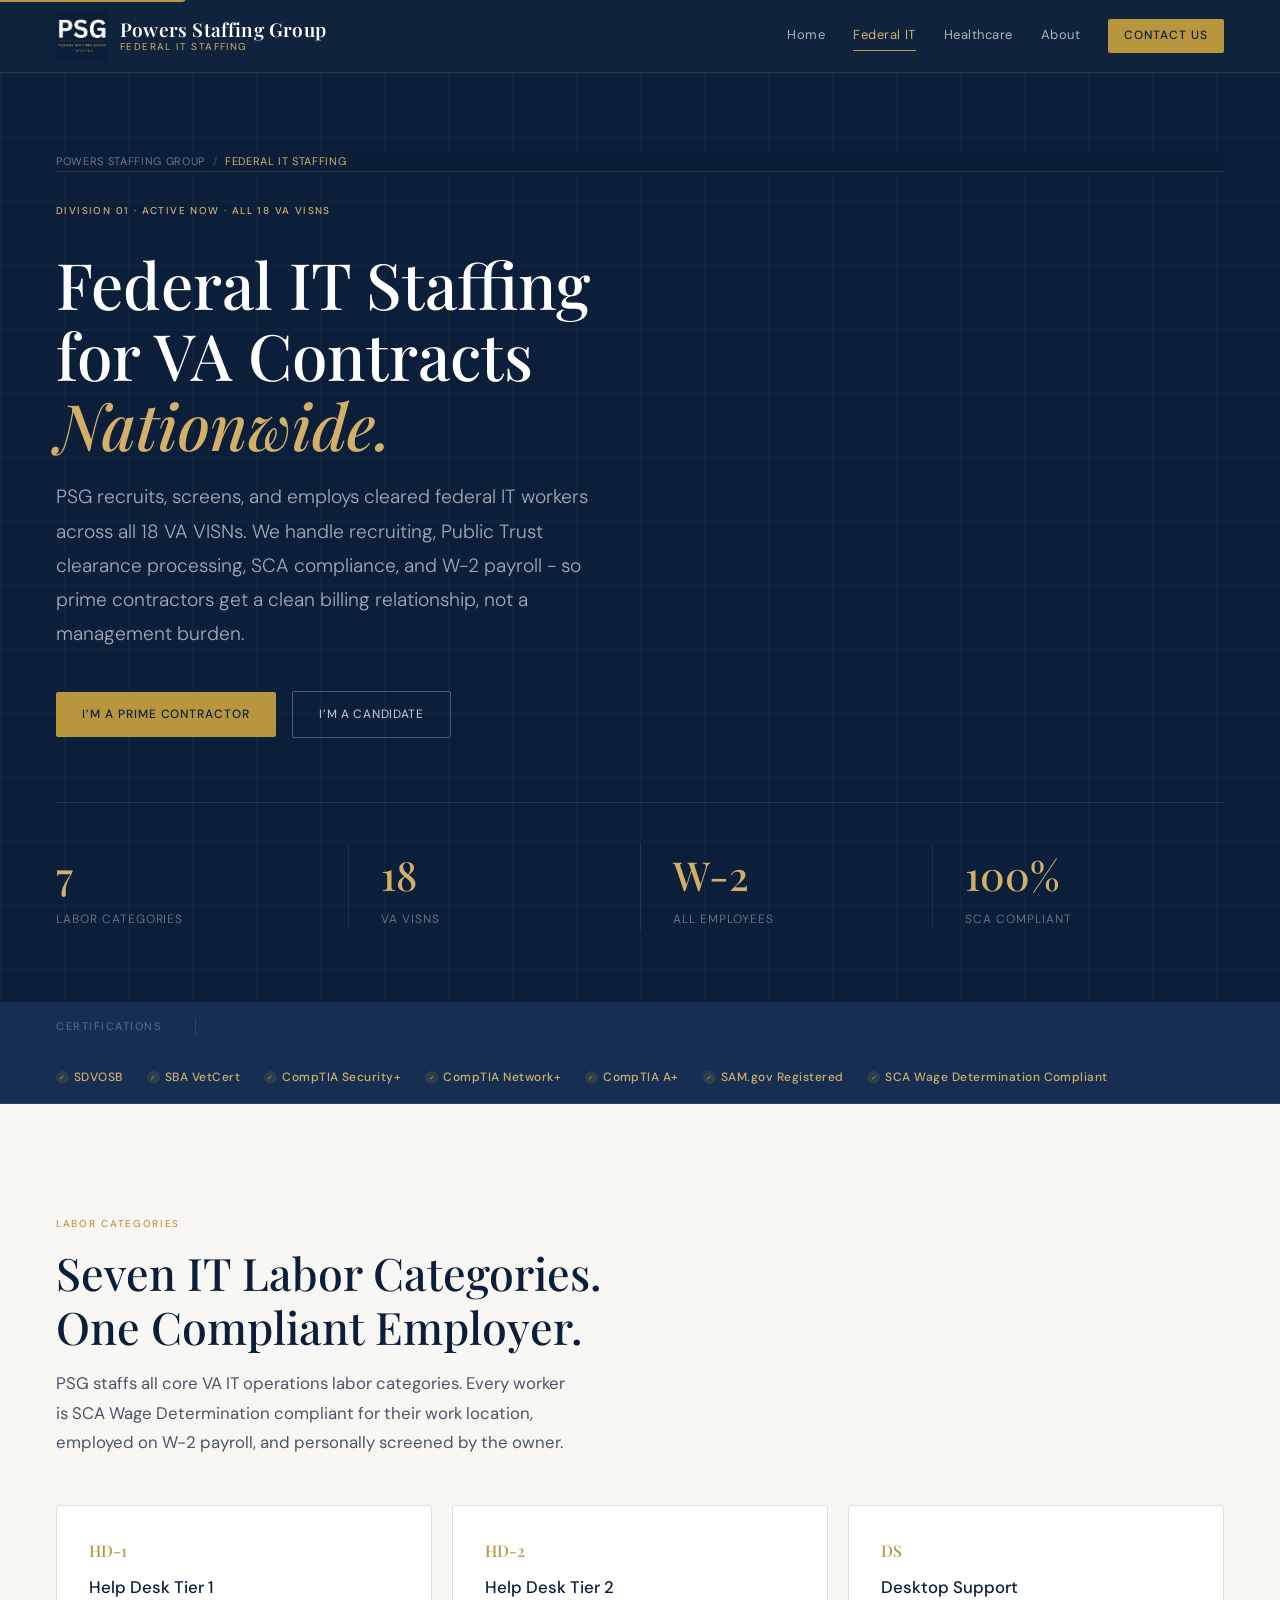
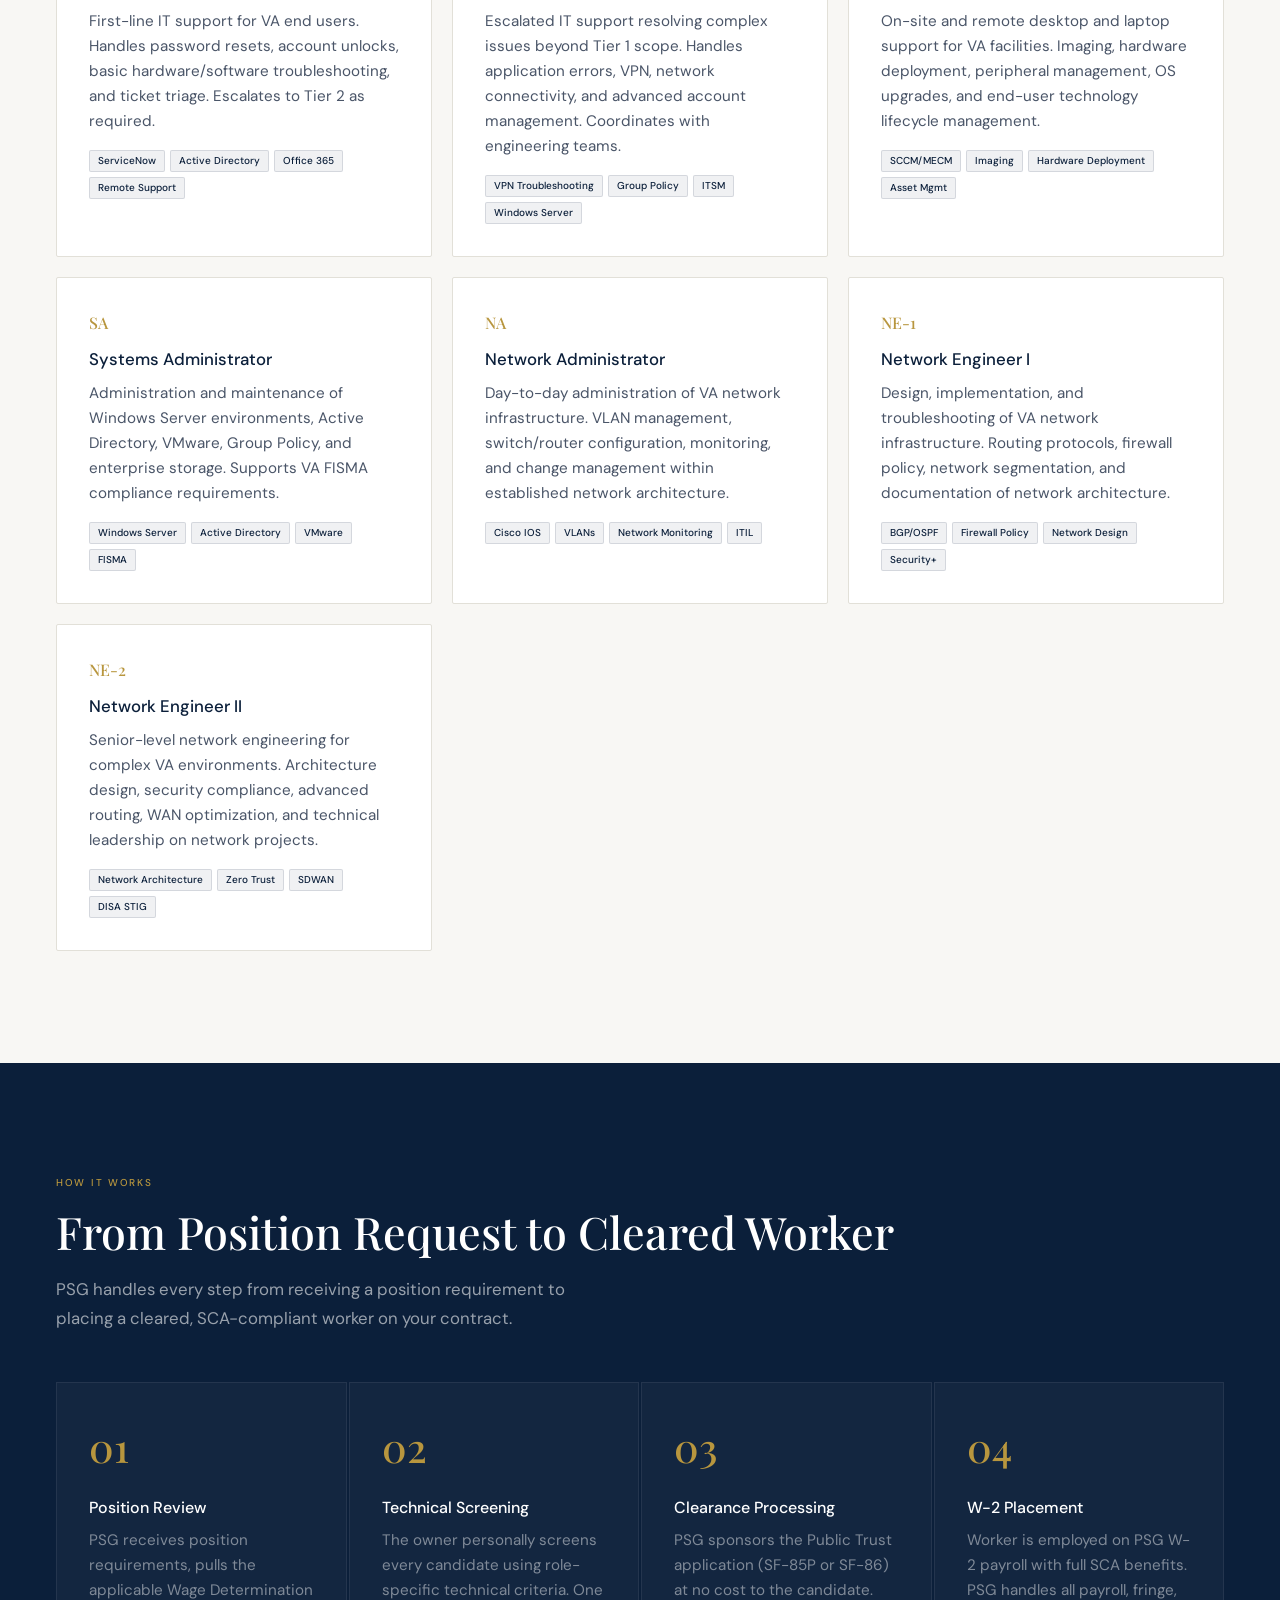
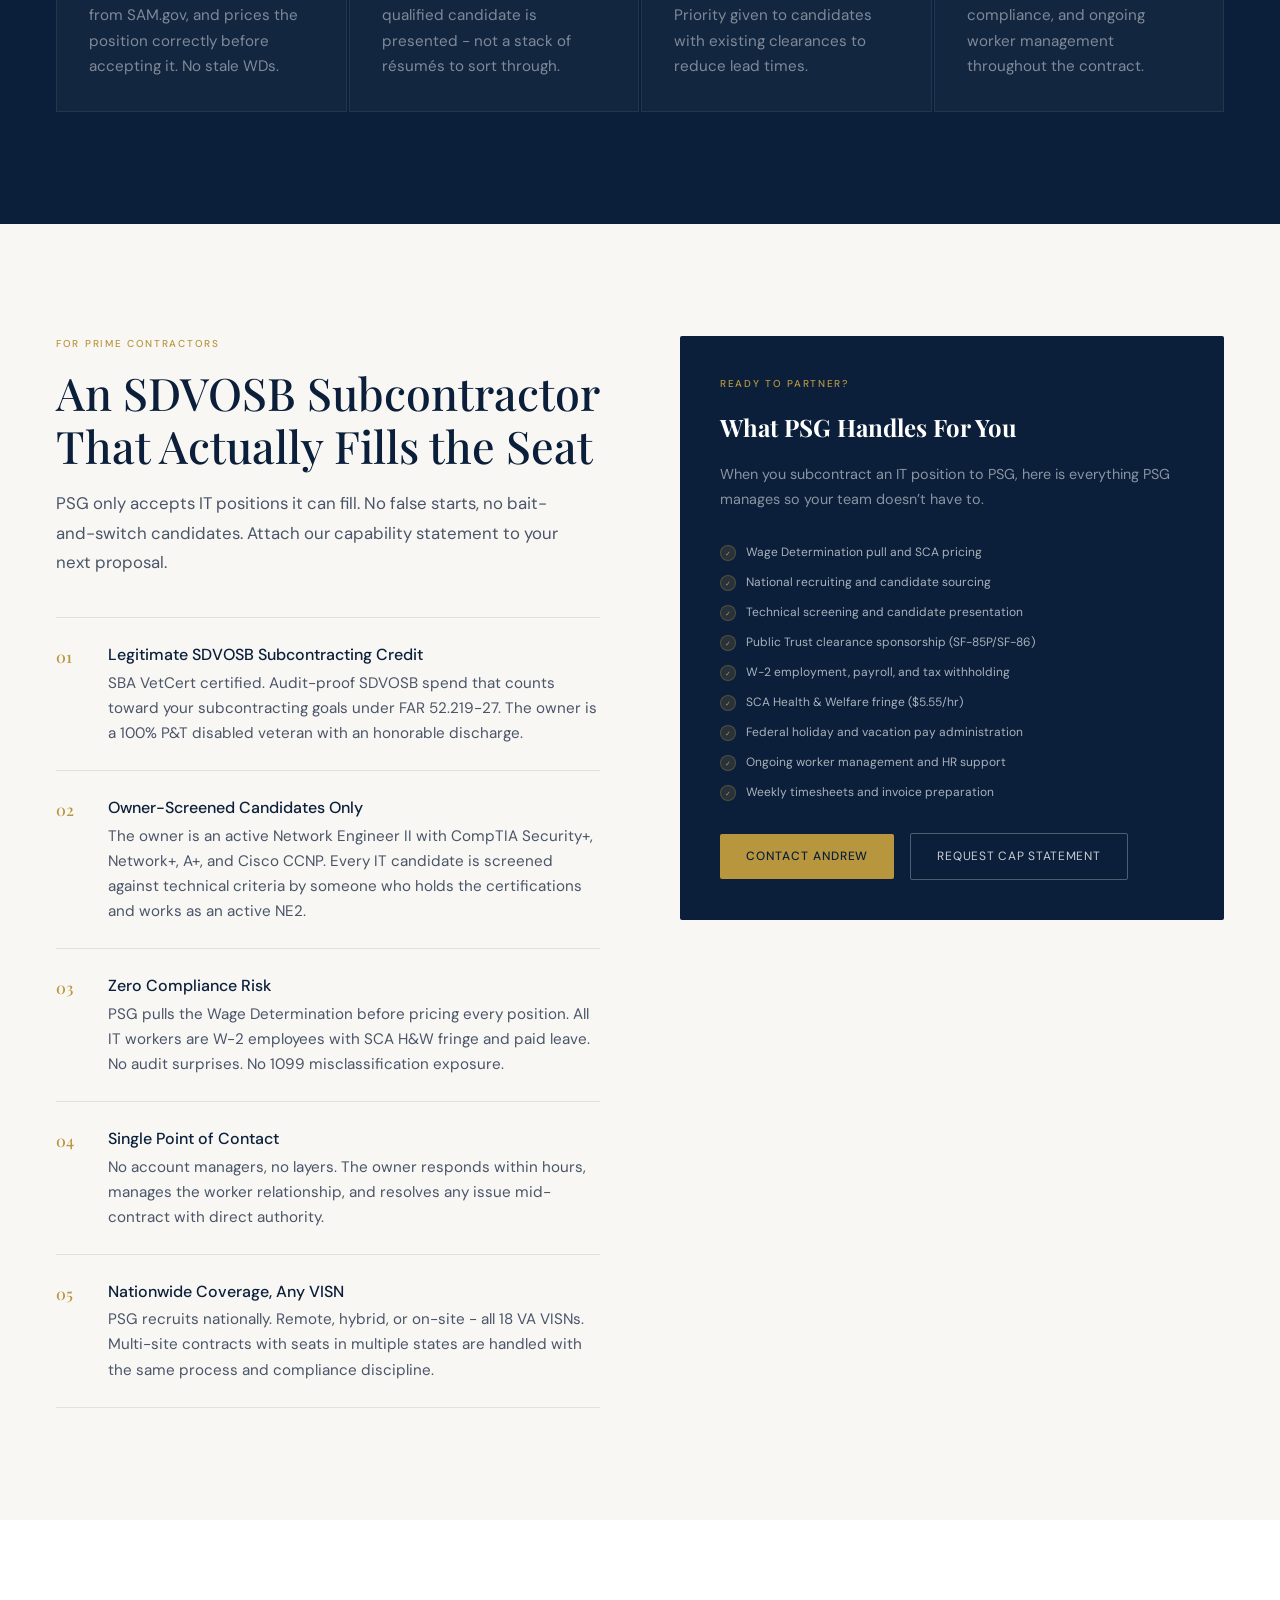
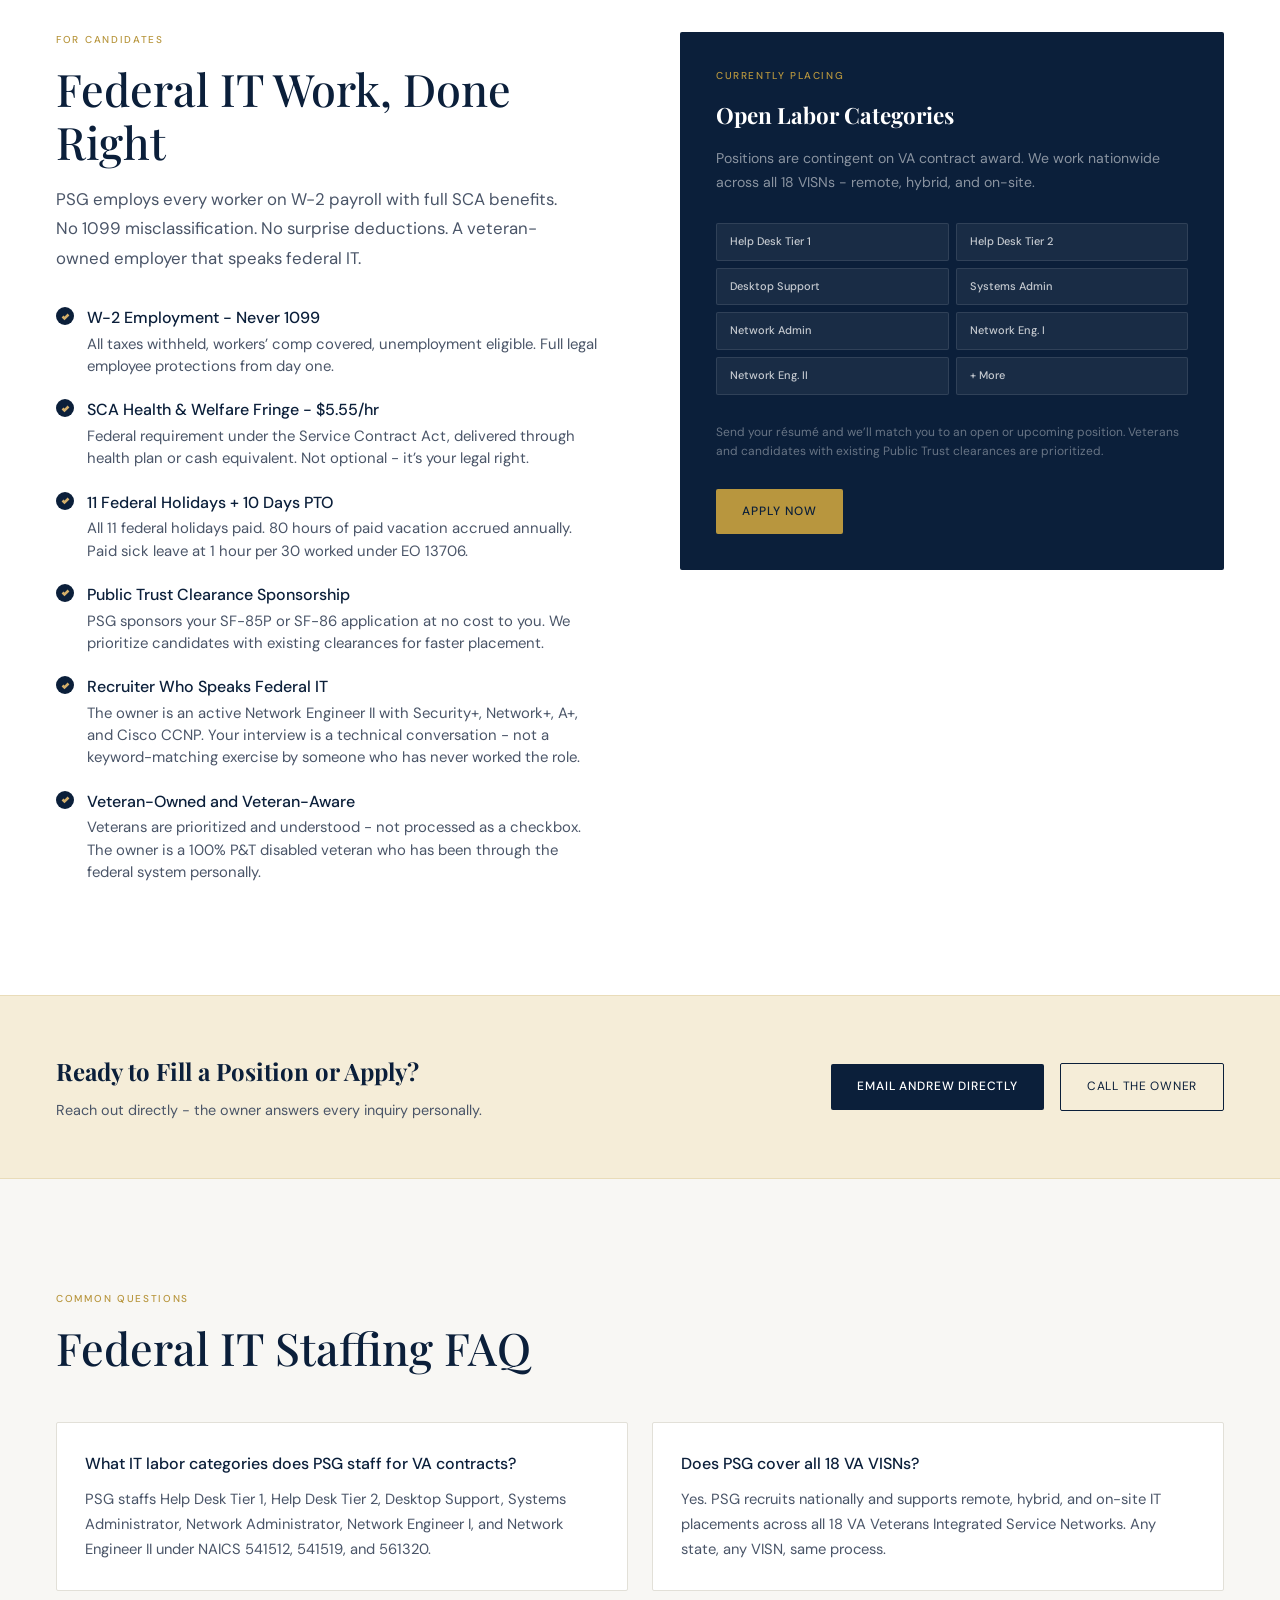
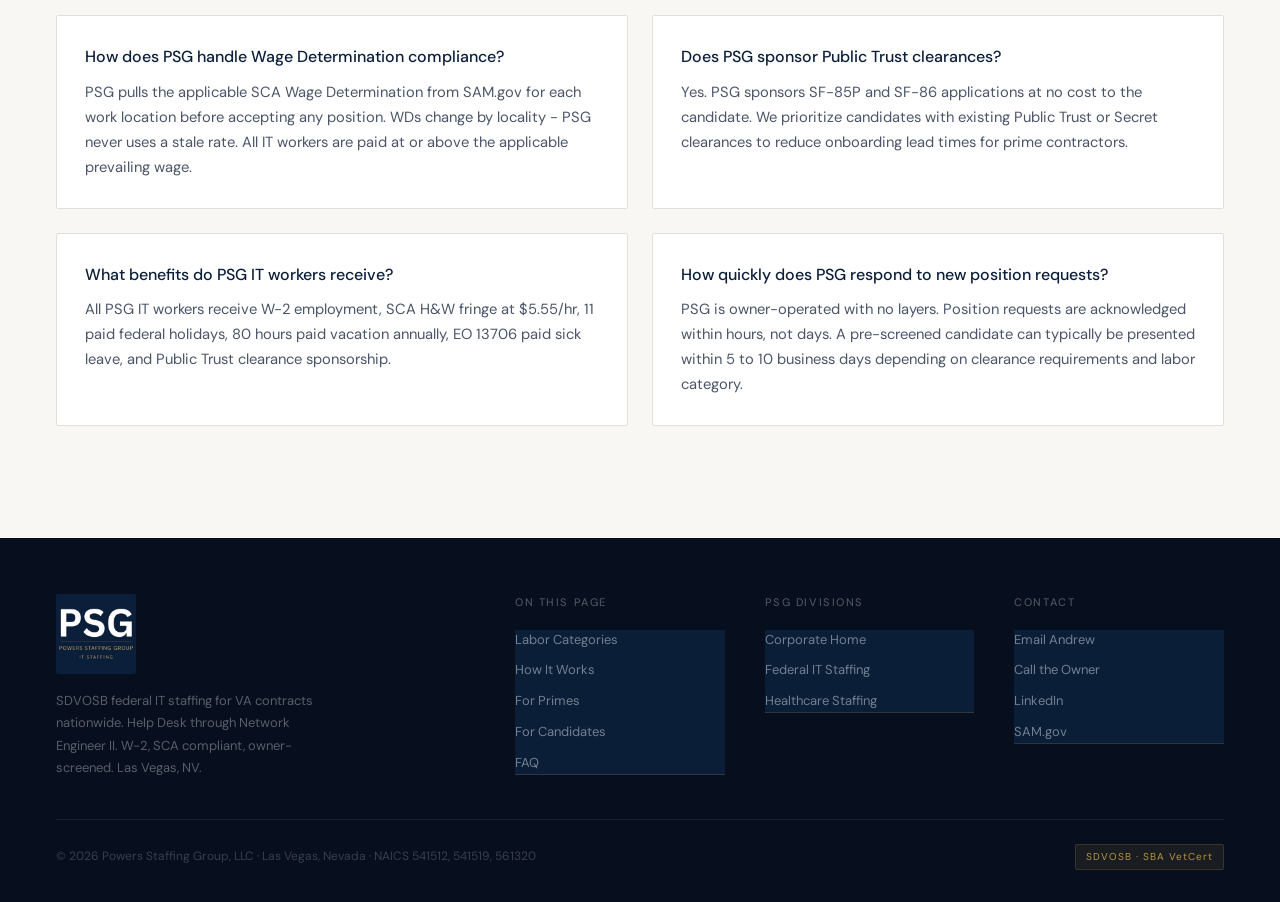
<file: psg-site/federal-it/index.html>
<!DOCTYPE html>
<html lang="en">
<head>
<meta charset="UTF-8">
<meta name="viewport" content="width=device-width, initial-scale=1.0">

<title>Federal IT Staffing | Powers Staffing Group | SDVOSB VA Nationwide</title>
<meta name="description" content="PSG Federal IT Staffing places cleared Help Desk, Desktop Support, Systems Administrator, and Network Engineer workers at VA facilities across all 18 VISNs. SDVOSB, W-2, SCA compliant.">
<meta name="robots" content="index, follow, max-snippet:-1, max-image-preview:large">
<link rel="canonical" href="https://www.powersstaffinggroup.com/federal-it/">

<meta property="og:type"        content="website">
<meta property="og:url"         content="https://www.powersstaffinggroup.com/federal-it/">
<meta property="og:title"       content="Federal IT Staffing | Powers Staffing Group | SDVOSB VA Nationwide">
<meta property="og:description" content="SDVOSB federal IT staffing for VA contracts. Help Desk, Desktop Support, SysAdmin, Network Engineer. All 18 VISNs. W-2, SCA compliant, owner-screened.">
<meta property="og:site_name"   content="Powers Staffing Group">
<meta name="twitter:card"       content="summary_large_image">

<script type="application/ld+json">
{
  "@context": "https://schema.org",
  "@graph": [
    {
      "@type": "Service",
      "@id": "https://www.powersstaffinggroup.com/federal-it/#service",
      "name": "Federal IT Staffing",
      "provider": {"@id":"https://www.powersstaffinggroup.com/#organization"},
      "url": "https://www.powersstaffinggroup.com/federal-it/",
      "description": "SDVOSB federal IT staffing for Department of Veterans Affairs contracts nationwide. Labor categories: Help Desk Tier 1, Help Desk Tier 2, Desktop Support, Systems Administrator, Network Administrator, Network Engineer I, Network Engineer II. All workers on W-2 payroll with SCA Wage Determination compliance and Public Trust clearance sponsorship.",
      "areaServed": "United States  -  all 18 VA VISNs",
      "serviceType": "Federal IT Staff Augmentation",
      "audience": {"@type":"Audience","audienceType":"Federal Prime Contractors, Department of Veterans Affairs, Federal IT Professionals"}
    },
    {
      "@type": "FAQPage",
      "@id": "https://www.powersstaffinggroup.com/federal-it/#faq",
      "mainEntity": [
        {
          "@type": "Question",
          "name": "What IT labor categories does Powers Staffing Group staff for VA contracts?",
          "acceptedAnswer": {"@type":"Answer","text":"Powers Staffing Group staffs Help Desk Tier 1, Help Desk Tier 2, Desktop Support Technician, Systems Administrator, Network Administrator, Network Engineer I, and Network Engineer II for VA contracts nationwide under NAICS codes 541512, 541519, and 561320."}
        },
        {
          "@type": "Question",
          "name": "Does PSG cover all 18 VA VISNs for IT staffing?",
          "acceptedAnswer": {"@type":"Answer","text":"Yes. Powers Staffing Group recruits nationally and supports remote, hybrid, and on-site IT placements across all 18 VA Veterans Integrated Service Networks. PSG is headquartered in Las Vegas, Nevada but places workers at VA facilities in any state."}
        },
        {
          "@type": "Question",
          "name": "How does PSG handle SCA Wage Determination compliance for IT positions?",
          "acceptedAnswer": {"@type":"Answer","text":"PSG pulls the applicable Service Contract Act Wage Determination from SAM.gov for the specific work location before accepting any IT position. All IT workers are paid at or above the applicable WD prevailing wage rate. PSG never uses a stale Wage Determination."}
        },
        {
          "@type": "Question",
          "name": "Does PSG sponsor Public Trust clearances for IT workers?",
          "acceptedAnswer": {"@type":"Answer","text":"Yes. PSG sponsors Public Trust clearance applications (SF-85P or SF-86) for placed IT workers at no cost to the candidate. PSG prioritizes candidates with existing clearances or prior federal experience to reduce onboarding lead times for prime contractors."}
        },
        {
          "@type": "Question",
          "name": "What are the benefits for IT workers placed by PSG?",
          "acceptedAnswer": {"@type":"Answer","text":"PSG IT workers receive W-2 employment (never 1099), SCA Health and Welfare fringe at $5.55 per hour, 11 paid federal holidays, 80 hours paid vacation annually, Executive Order 13706 paid sick leave (1 hour per 30 hours worked), and Public Trust clearance sponsorship at no cost."}
        }
      ]
    }
  ]
}
</script>

<link rel="icon" type="image/png" href="/favicon.png">
<link rel="apple-touch-icon" href="/favicon.png">
<link rel="preconnect" href="https://fonts.googleapis.com">
<link rel="preconnect" href="https://fonts.gstatic.com" crossorigin>
<link href="https://fonts.googleapis.com/css2?family=Playfair+Display:ital,wght@0,400;0,500;0,600;1,400;1,500&family=DM+Sans:wght@300;400;500&display=swap" rel="stylesheet">
<link rel="stylesheet" href="/style.css">

<style>
/* ── IT PAGE SPECIFIC ── */

/* Labor categories detail grid */
.lc-detail-grid { display: grid; grid-template-columns: repeat(3,1fr); gap: 1.25rem; margin-top: 3rem; }
.lc-card { background: var(--white); border: 1px solid var(--border); border-radius: 2px; padding: 2rem; transition: border-color 0.2s; }
.lc-card:hover { border-color: var(--gold); }
.lc-card-num { font-family: 'Playfair Display', serif; font-size: 1rem; color: var(--gold); font-weight: 500; display: block; margin-bottom: 0.625rem; }
.lc-card h3 { font-size: 1.05rem; font-weight: 500; color: var(--navy); margin-bottom: 0.5rem; }
.lc-card p  { font-size: 0.95rem; color: var(--slate); line-height: 1.65; margin-bottom: 1rem; }
.lc-card-skills { display: flex; flex-wrap: wrap; gap: 5px; }
.skill-tag { font-size: 10px; font-weight: 500; color: var(--navy); background: rgba(11,31,58,0.06); border: 1px solid rgba(11,31,58,0.12); padding: 2px 8px; border-radius: 2px; }

/* For primes */
#primes { background: var(--cream); }
.primes-2col { display: grid; grid-template-columns: 1fr 1fr; gap: 5rem; align-items: start; }
.prime-list { display: flex; flex-direction: column; gap: 0; margin-top: 2.5rem; }
.prime-item { padding: 1.5rem 0; border-bottom: 1px solid var(--border); display: grid; grid-template-columns: 36px 1fr; gap: 1rem; align-items: start; }
.prime-item:first-child { border-top: 1px solid var(--border); }
.prime-item-n { font-family: 'Playfair Display', serif; font-size: 1rem; color: var(--gold); font-weight: 500; padding-top: 2px; }
.prime-item-h { font-size: 1rem; font-weight: 500; color: var(--navy); margin-bottom: 3px; }
.prime-item-p { font-size: 0.95rem; color: var(--slate); line-height: 1.65; }
.prime-cta-card { background: var(--navy); border-radius: 2px; padding: 2.5rem; }
.prime-cta-card-tag { font-size: 10px; font-weight: 500; color: var(--gold); letter-spacing: 0.17em; text-transform: uppercase; display: block; margin-bottom: 1rem; }
.prime-cta-card h3 { font-family: 'Playfair Display', serif; font-size: 1.5rem; color: #fff; margin-bottom: 1rem; }
.prime-cta-card p  { font-size: 0.9rem; color: rgba(255,255,255,0.52); line-height: 1.7; margin-bottom: 2rem; }
.prime-checklist { display: flex; flex-direction: column; gap: 0.75rem; margin-bottom: 2rem; }
.prime-check-row { display: flex; align-items: flex-start; gap: 10px; }
.prime-check-dot { width: 16px; height: 16px; background: rgba(184,150,62,0.16); border: 1px solid rgba(184,150,62,0.3); border-radius: 50%; display: flex; align-items: center; justify-content: center; flex-shrink: 0; margin-top: 2px; font-size: 7px; color: var(--gold); line-height: 1; }
.prime-check-txt { font-size: 12px; color: rgba(255,255,255,0.65); line-height: 1.5; }

/* For candidates */
#candidates { background: var(--white); }
.candidates-layout { display: grid; grid-template-columns: 1fr 1fr; gap: 5rem; align-items: start; }
.ben-list { display: flex; flex-direction: column; gap: 1.25rem; margin-top: 2rem; }
.ben { display: flex; align-items: flex-start; gap: 13px; }
.ben-chk { width: 18px; height: 18px; background: var(--navy); border-radius: 50%; display: flex; align-items: center; justify-content: center; flex-shrink: 0; margin-top: 2px; }
.ben-h { font-size: 1rem; font-weight: 500; color: var(--navy); margin-bottom: 2px; }
.ben-p { font-size: 0.93rem; color: var(--slate); line-height: 1.5; }
.apply-card { background: var(--navy); border-radius: 2px; padding: 2.25rem; }
.apply-card-lbl { font-size: 10px; font-weight: 500; color: var(--gold); letter-spacing: 0.16em; text-transform: uppercase; display: block; margin-bottom: 0.875rem; }
.apply-card h3 { font-family: 'Playfair Display', serif; font-size: 1.4rem; color: #fff; margin-bottom: 0.875rem; }
.apply-card p   { font-size: 0.88rem; color: rgba(255,255,255,0.52); line-height: 1.7; margin-bottom: 1.75rem; }
.lc-chips { display: grid; grid-template-columns: 1fr 1fr; gap: 7px; margin-bottom: 1.75rem; }
.lc-chip { background: rgba(255,255,255,0.06); border: 1px solid rgba(255,255,255,0.1); padding: 9px 13px; border-radius: 2px; font-size: 11px; font-weight: 500; color: rgba(255,255,255,0.75); }

/* Process */
#process { background: var(--navy); }
.process-grid { display: grid; grid-template-columns: repeat(4,1fr); gap: 2px; margin-top: 3rem; }
.process-step { background: rgba(255,255,255,0.03); border: 1px solid rgba(255,255,255,0.07); padding: 2rem; }
.process-step-n { font-family: 'Playfair Display', serif; font-size: 2.5rem; color: var(--gold); font-weight: 500; display: block; margin-bottom: 1rem; }
.process-step h3 { font-size: 1rem; font-weight: 500; color: #fff; margin-bottom: 0.5rem; }
.process-step p  { font-size: 0.95rem; color: rgba(255,255,255,0.46); line-height: 1.65; }

/* CTA strip */
.cta-strip { background: var(--gold-pale); border-top: 1px solid rgba(184,150,62,0.2); border-bottom: 1px solid rgba(184,150,62,0.2); padding: 3.5rem 0; }
.cta-strip-inner { display: flex; align-items: center; justify-content: space-between; gap: 2rem; flex-wrap: wrap; }
.cta-strip-text h3 { font-family: 'Playfair Display', serif; font-size: 1.5rem; color: var(--navy); margin-bottom: 0.5rem; }
.cta-strip-text p  { font-size: 0.9rem; color: var(--slate); }

@media (max-width: 768px) {
  .lc-detail-grid, .primes-2col, .candidates-layout { grid-template-columns: 1fr; gap: 2rem; }
  .process-grid { grid-template-columns: 1fr 1fr; }
  .cta-strip-inner { flex-direction: column; align-items: flex-start; }
}
@media (max-width: 480px) {
  .lc-detail-grid, .process-grid { grid-template-columns: 1fr; }
}
</style>
</head>

<body>
<a href="#main-content" class="skip-nav">Skip to main content</a>

<!-- NAV -->
<nav role="navigation" aria-label="Main navigation">
  <div class="nav-w">
        <a href="/" class="nav-brand" aria-label="Powers Staffing Group home">
      <img src="../logo-it.png" alt="Powers Staffing Group logo" class="nav-logo-img">
      <div class="nav-brand-text">
        <span class="nav-brand-main">Powers Staffing Group</span>
        <span class="nav-brand-sub">Federal IT Staffing</span>
      </div>
    </a>
    <div class="nav-links">
      <a href="/">Home</a>
      <a href="/federal-it/" class="active" aria-current="page">Federal IT</a>
      <a href="/healthcare/">Healthcare</a>
      <a href="/#about">About</a>
      <a href="/#contact" class="nav-cta">Contact Us</a>
    </div>
    <button class="nav-hamburger" id="hamburger" aria-label="Open menu" aria-expanded="false" aria-controls="nav-drawer">
      <span></span><span></span><span></span>
    </button>
  </div>
</nav>

<div class="nav-drawer" id="nav-drawer" role="dialog" aria-label="Mobile navigation">
  <a href="/">Home</a>
  <a href="/federal-it/" class="active">Federal IT</a>
  <a href="/healthcare/">Healthcare</a>
  <a href="/#about">About</a>
  <a href="/#contact" class="drawer-cta">Contact Us</a>
</div>

<main id="main-content">

<!-- PAGE HERO -->
<header class="page-hero" aria-labelledby="it-heading">
  <div class="page-hero-grid" aria-hidden="true"></div>
  <div class="w" style="position:relative;z-index:1">
    <nav class="breadcrumb" aria-label="Breadcrumb">
      <a href="/">Powers Staffing Group</a>
      <span class="breadcrumb-sep" aria-hidden="true">/</span>
      <span class="breadcrumb-cur" aria-current="page">Federal IT Staffing</span>
    </nav>
    <div class="hero-badge" style="margin-bottom:1.75rem">
      <div class="hero-dot" aria-hidden="true"></div>
      <span class="hero-badge-txt" style="font-size:10px;font-weight:500;color:var(--gold-light);letter-spacing:0.14em;text-transform:uppercase">Division 01 &middot; Active Now &middot; All 18 VA VISNs</span>
    </div>
    <h1 id="it-heading" class="h1-hero">Federal IT Staffing<br>for VA Contracts <em>Nationwide.</em></h1>
    <p style="font-size:1.2rem;font-weight:300;color:rgba(255,255,255,0.62);max-width:560px;line-height:1.78;margin-bottom:2.5rem">PSG recruits, screens, and employs cleared federal IT workers across all 18 VA VISNs. We handle recruiting, Public Trust clearance processing, SCA compliance, and W-2 payroll  -  so prime contractors get a clean billing relationship, not a management burden.</p>
    <div class="btn-row">
      <a href="#primes" class="btn-gold">I&rsquo;m a Prime Contractor</a>
      <a href="#candidates" class="btn-ghost">I&rsquo;m a Candidate</a>
    </div>
    <div class="stats-row" role="list" aria-label="Division key facts">
      <div class="stat" role="listitem"><span class="stat-n">7</span><span class="stat-l">Labor Categories</span></div>
      <div class="stat" role="listitem"><span class="stat-n">18</span><span class="stat-l">VA VISNs</span></div>
      <div class="stat" role="listitem"><span class="stat-n">W-2</span><span class="stat-l">All Employees</span></div>
      <div class="stat" role="listitem"><span class="stat-n">100%</span><span class="stat-l">SCA Compliant</span></div>
    </div>
  </div>
</header>

<!-- CERT STRIP -->
<div class="cert-strip" role="complementary" aria-label="Certifications">
  <div class="cert-inner">
    <span class="cert-lbl">Certifications</span>
    <div class="cert-div" aria-hidden="true"></div>
    <div class="cert-items">
      <span class="cert-item"><span class="cert-chk" aria-hidden="true">&#10003;</span>SDVOSB</span>
      <span class="cert-item"><span class="cert-chk" aria-hidden="true">&#10003;</span>SBA VetCert</span>
      <span class="cert-item"><span class="cert-chk" aria-hidden="true">&#10003;</span>CompTIA Security+</span>
      <span class="cert-item"><span class="cert-chk" aria-hidden="true">&#10003;</span>CompTIA Network+</span>
      <span class="cert-item"><span class="cert-chk" aria-hidden="true">&#10003;</span>CompTIA A+</span>
      <span class="cert-item"><span class="cert-chk" aria-hidden="true">&#10003;</span>SAM.gov Registered</span>
      <span class="cert-item"><span class="cert-chk" aria-hidden="true">&#10003;</span>SCA Wage Determination Compliant</span>
    </div>
  </div>
</div>

<!-- LABOR CATEGORIES -->
<section id="labor-categories" aria-labelledby="lc-heading">
  <div class="w">
    <span class="tag" aria-hidden="true">Labor Categories</span>
    <h2 id="lc-heading" class="h2-dk">Seven IT Labor Categories.<br>One Compliant Employer.</h2>
    <p class="body-dk">PSG staffs all core VA IT operations labor categories. Every worker is SCA Wage Determination compliant for their work location, employed on W-2 payroll, and personally screened by the owner.</p>
    <div class="lc-detail-grid">

      <article class="lc-card fade-up">
        <span class="lc-card-num">HD-1</span>
        <h3>Help Desk Tier 1</h3>
        <p>First-line IT support for VA end users. Handles password resets, account unlocks, basic hardware/software troubleshooting, and ticket triage. Escalates to Tier 2 as required.</p>
        <div class="lc-card-skills">
          <span class="skill-tag">ServiceNow</span><span class="skill-tag">Active Directory</span><span class="skill-tag">Office 365</span><span class="skill-tag">Remote Support</span>
        </div>
      </article>

      <article class="lc-card fade-up">
        <span class="lc-card-num">HD-2</span>
        <h3>Help Desk Tier 2</h3>
        <p>Escalated IT support resolving complex issues beyond Tier 1 scope. Handles application errors, VPN, network connectivity, and advanced account management. Coordinates with engineering teams.</p>
        <div class="lc-card-skills">
          <span class="skill-tag">VPN Troubleshooting</span><span class="skill-tag">Group Policy</span><span class="skill-tag">ITSM</span><span class="skill-tag">Windows Server</span>
        </div>
      </article>

      <article class="lc-card fade-up">
        <span class="lc-card-num">DS</span>
        <h3>Desktop Support</h3>
        <p>On-site and remote desktop and laptop support for VA facilities. Imaging, hardware deployment, peripheral management, OS upgrades, and end-user technology lifecycle management.</p>
        <div class="lc-card-skills">
          <span class="skill-tag">SCCM/MECM</span><span class="skill-tag">Imaging</span><span class="skill-tag">Hardware Deployment</span><span class="skill-tag">Asset Mgmt</span>
        </div>
      </article>

      <article class="lc-card fade-up">
        <span class="lc-card-num">SA</span>
        <h3>Systems Administrator</h3>
        <p>Administration and maintenance of Windows Server environments, Active Directory, VMware, Group Policy, and enterprise storage. Supports VA FISMA compliance requirements.</p>
        <div class="lc-card-skills">
          <span class="skill-tag">Windows Server</span><span class="skill-tag">Active Directory</span><span class="skill-tag">VMware</span><span class="skill-tag">FISMA</span>
        </div>
      </article>

      <article class="lc-card fade-up">
        <span class="lc-card-num">NA</span>
        <h3>Network Administrator</h3>
        <p>Day-to-day administration of VA network infrastructure. VLAN management, switch/router configuration, monitoring, and change management within established network architecture.</p>
        <div class="lc-card-skills">
          <span class="skill-tag">Cisco IOS</span><span class="skill-tag">VLANs</span><span class="skill-tag">Network Monitoring</span><span class="skill-tag">ITIL</span>
        </div>
      </article>

      <article class="lc-card fade-up">
        <span class="lc-card-num">NE-1</span>
        <h3>Network Engineer I</h3>
        <p>Design, implementation, and troubleshooting of VA network infrastructure. Routing protocols, firewall policy, network segmentation, and documentation of network architecture.</p>
        <div class="lc-card-skills">
          <span class="skill-tag">BGP/OSPF</span><span class="skill-tag">Firewall Policy</span><span class="skill-tag">Network Design</span><span class="skill-tag">Security+</span>
        </div>
      </article>

      <article class="lc-card fade-up">
        <span class="lc-card-num">NE-2</span>
        <h3>Network Engineer II</h3>
        <p>Senior-level network engineering for complex VA environments. Architecture design, security compliance, advanced routing, WAN optimization, and technical leadership on network projects.</p>
        <div class="lc-card-skills">
          <span class="skill-tag">Network Architecture</span><span class="skill-tag">Zero Trust</span><span class="skill-tag">SDWAN</span><span class="skill-tag">DISA STIG</span>
        </div>
      </article>

    </div>
  </div>
</section>

<!-- HOW IT WORKS -->
<section id="process" aria-labelledby="process-heading">
  <div class="w">
    <span class="tag" aria-hidden="true">How It Works</span>
    <h2 id="process-heading" class="h2-lt">From Position Request to Cleared Worker</h2>
    <p class="body-lt">PSG handles every step from receiving a position requirement to placing a cleared, SCA-compliant worker on your contract.</p>
    <div class="process-grid">
      <div class="process-step fade-up">
        <span class="process-step-n">01</span>
        <h3>Position Review</h3>
        <p>PSG receives position requirements, pulls the applicable Wage Determination from SAM.gov, and prices the position correctly before accepting it. No stale WDs.</p>
      </div>
      <div class="process-step fade-up">
        <span class="process-step-n">02</span>
        <h3>Technical Screening</h3>
        <p>The owner personally screens every candidate using role-specific technical criteria. One qualified candidate is presented  -  not a stack of résumés to sort through.</p>
      </div>
      <div class="process-step fade-up">
        <span class="process-step-n">03</span>
        <h3>Clearance Processing</h3>
        <p>PSG sponsors the Public Trust application (SF-85P or SF-86) at no cost to the candidate. Priority given to candidates with existing clearances to reduce lead times.</p>
      </div>
      <div class="process-step fade-up">
        <span class="process-step-n">04</span>
        <h3>W-2 Placement</h3>
        <p>Worker is employed on PSG W-2 payroll with full SCA benefits. PSG handles all payroll, fringe, compliance, and ongoing worker management throughout the contract.</p>
      </div>
    </div>
  </div>
</section>

<!-- FOR PRIMES -->
<section id="primes" aria-labelledby="primes-heading">
  <div class="w">
    <div class="primes-2col">
      <div>
        <span class="tag" aria-hidden="true">For Prime Contractors</span>
        <h2 id="primes-heading" class="h2-dk">An SDVOSB Subcontractor That Actually Fills the Seat</h2>
        <p class="body-dk">PSG only accepts IT positions it can fill. No false starts, no bait-and-switch candidates. Attach our capability statement to your next proposal.</p>
        <div class="prime-list">
          <div class="prime-item fade-up">
            <span class="prime-item-n">01</span>
            <div><p class="prime-item-h">Legitimate SDVOSB Subcontracting Credit</p><p class="prime-item-p">SBA VetCert certified. Audit-proof SDVOSB spend that counts toward your subcontracting goals under FAR 52.219-27. The owner is a 100% P&amp;T disabled veteran with an honorable discharge.</p></div>
          </div>
          <div class="prime-item fade-up">
            <span class="prime-item-n">02</span>
            <div><p class="prime-item-h">Owner-Screened Candidates Only</p><p class="prime-item-p">The owner is an active Network Engineer II with CompTIA Security+, Network+, A+, and Cisco CCNP. Every IT candidate is screened against technical criteria by someone who holds the certifications and works as an active NE2.</p></div>
          </div>
          <div class="prime-item fade-up">
            <span class="prime-item-n">03</span>
            <div><p class="prime-item-h">Zero Compliance Risk</p><p class="prime-item-p">PSG pulls the Wage Determination before pricing every position. All IT workers are W-2 employees with SCA H&amp;W fringe and paid leave. No audit surprises. No 1099 misclassification exposure.</p></div>
          </div>
          <div class="prime-item fade-up">
            <span class="prime-item-n">04</span>
            <div><p class="prime-item-h">Single Point of Contact</p><p class="prime-item-p">No account managers, no layers. The owner responds within hours, manages the worker relationship, and resolves any issue mid-contract with direct authority.</p></div>
          </div>
          <div class="prime-item fade-up">
            <span class="prime-item-n">05</span>
            <div><p class="prime-item-h">Nationwide Coverage, Any VISN</p><p class="prime-item-p">PSG recruits nationally. Remote, hybrid, or on-site  -  all 18 VA VISNs. Multi-site contracts with seats in multiple states are handled with the same process and compliance discipline.</p></div>
          </div>
        </div>
      </div>
      <div>
        <div class="prime-cta-card">
          <span class="prime-cta-card-tag">Ready to Partner?</span>
          <h3>What PSG Handles For You</h3>
          <p>When you subcontract an IT position to PSG, here is everything PSG manages so your team doesn&rsquo;t have to.</p>
          <div class="prime-checklist" aria-label="PSG handles">
            <div class="prime-check-row"><span class="prime-check-dot" aria-hidden="true">&#10003;</span><span class="prime-check-txt">Wage Determination pull and SCA pricing</span></div>
            <div class="prime-check-row"><span class="prime-check-dot" aria-hidden="true">&#10003;</span><span class="prime-check-txt">National recruiting and candidate sourcing</span></div>
            <div class="prime-check-row"><span class="prime-check-dot" aria-hidden="true">&#10003;</span><span class="prime-check-txt">Technical screening and candidate presentation</span></div>
            <div class="prime-check-row"><span class="prime-check-dot" aria-hidden="true">&#10003;</span><span class="prime-check-txt">Public Trust clearance sponsorship (SF-85P/SF-86)</span></div>
            <div class="prime-check-row"><span class="prime-check-dot" aria-hidden="true">&#10003;</span><span class="prime-check-txt">W-2 employment, payroll, and tax withholding</span></div>
            <div class="prime-check-row"><span class="prime-check-dot" aria-hidden="true">&#10003;</span><span class="prime-check-txt">SCA Health &amp; Welfare fringe ($5.55/hr)</span></div>
            <div class="prime-check-row"><span class="prime-check-dot" aria-hidden="true">&#10003;</span><span class="prime-check-txt">Federal holiday and vacation pay administration</span></div>
            <div class="prime-check-row"><span class="prime-check-dot" aria-hidden="true">&#10003;</span><span class="prime-check-txt">Ongoing worker management and HR support</span></div>
            <div class="prime-check-row"><span class="prime-check-dot" aria-hidden="true">&#10003;</span><span class="prime-check-txt">Weekly timesheets and invoice preparation</span></div>
          </div>
          <div class="btn-row">
            <a href="mailto:andrew.powers@powersstaffinggroup.com?subject=Prime%20IT%20Subcontract%20Inquiry" class="btn-gold">Contact Andrew</a>
            <a href="mailto:andrew.powers@powersstaffinggroup.com?subject=Capability%20Statement%20Request" class="btn-ghost">Request Cap Statement</a>
          </div>
        </div>
      </div>
    </div>
  </div>
</section>

<!-- FOR CANDIDATES -->
<section id="candidates" aria-labelledby="candidates-heading">
  <div class="w">
    <div class="candidates-layout">
      <div>
        <span class="tag" aria-hidden="true">For Candidates</span>
        <h2 id="candidates-heading" class="h2-dk">Federal IT Work, Done Right</h2>
        <p class="body-dk">PSG employs every worker on W-2 payroll with full SCA benefits. No 1099 misclassification. No surprise deductions. A veteran-owned employer that speaks federal IT.</p>
        <div class="ben-list">
          <div class="ben fade-up">
            <div class="ben-chk" aria-hidden="true"><svg width="9" height="9" viewBox="0 0 9 9" fill="none" stroke="var(--gold-light)" stroke-width="2.5"><path d="M1.5 4.5l2 2 4-4"/></svg></div>
            <div><p class="ben-h">W-2 Employment  -  Never 1099</p><p class="ben-p">All taxes withheld, workers&rsquo; comp covered, unemployment eligible. Full legal employee protections from day one.</p></div>
          </div>
          <div class="ben fade-up">
            <div class="ben-chk" aria-hidden="true"><svg width="9" height="9" viewBox="0 0 9 9" fill="none" stroke="var(--gold-light)" stroke-width="2.5"><path d="M1.5 4.5l2 2 4-4"/></svg></div>
            <div><p class="ben-h">SCA Health &amp; Welfare Fringe  -  $5.55/hr</p><p class="ben-p">Federal requirement under the Service Contract Act, delivered through health plan or cash equivalent. Not optional  -  it&rsquo;s your legal right.</p></div>
          </div>
          <div class="ben fade-up">
            <div class="ben-chk" aria-hidden="true"><svg width="9" height="9" viewBox="0 0 9 9" fill="none" stroke="var(--gold-light)" stroke-width="2.5"><path d="M1.5 4.5l2 2 4-4"/></svg></div>
            <div><p class="ben-h">11 Federal Holidays + 10 Days PTO</p><p class="ben-p">All 11 federal holidays paid. 80 hours of paid vacation accrued annually. Paid sick leave at 1 hour per 30 worked under EO 13706.</p></div>
          </div>
          <div class="ben fade-up">
            <div class="ben-chk" aria-hidden="true"><svg width="9" height="9" viewBox="0 0 9 9" fill="none" stroke="var(--gold-light)" stroke-width="2.5"><path d="M1.5 4.5l2 2 4-4"/></svg></div>
            <div><p class="ben-h">Public Trust Clearance Sponsorship</p><p class="ben-p">PSG sponsors your SF-85P or SF-86 application at no cost to you. We prioritize candidates with existing clearances for faster placement.</p></div>
          </div>
          <div class="ben fade-up">
            <div class="ben-chk" aria-hidden="true"><svg width="9" height="9" viewBox="0 0 9 9" fill="none" stroke="var(--gold-light)" stroke-width="2.5"><path d="M1.5 4.5l2 2 4-4"/></svg></div>
            <div><p class="ben-h">Recruiter Who Speaks Federal IT</p><p class="ben-p">The owner is an active Network Engineer II with Security+, Network+, A+, and Cisco CCNP. Your interview is a technical conversation  -  not a keyword-matching exercise by someone who has never worked the role.</p></div>
          </div>
          <div class="ben fade-up">
            <div class="ben-chk" aria-hidden="true"><svg width="9" height="9" viewBox="0 0 9 9" fill="none" stroke="var(--gold-light)" stroke-width="2.5"><path d="M1.5 4.5l2 2 4-4"/></svg></div>
            <div><p class="ben-h">Veteran-Owned and Veteran-Aware</p><p class="ben-p">Veterans are prioritized and understood  -  not processed as a checkbox. The owner is a 100% P&amp;T disabled veteran who has been through the federal system personally.</p></div>
          </div>
        </div>
      </div>
      <div>
        <div class="apply-card">
          <span class="apply-card-lbl">Currently Placing</span>
          <h3>Open Labor Categories</h3>
          <p>Positions are contingent on VA contract award. We work nationwide across all 18 VISNs  -  remote, hybrid, and on-site.</p>
          <div class="lc-chips" aria-label="Open positions">
            <div class="lc-chip">Help Desk Tier 1</div>
            <div class="lc-chip">Help Desk Tier 2</div>
            <div class="lc-chip">Desktop Support</div>
            <div class="lc-chip">Systems Admin</div>
            <div class="lc-chip">Network Admin</div>
            <div class="lc-chip">Network Eng. I</div>
            <div class="lc-chip">Network Eng. II</div>
            <div class="lc-chip">+ More</div>
          </div>
          <p style="font-size:12px;color:rgba(255,255,255,0.38);margin-bottom:1.75rem;line-height:1.6">Send your résumé and we&rsquo;ll match you to an open or upcoming position. Veterans and candidates with existing Public Trust clearances are prioritized.</p>
          <a href="mailto:andrew.powers@powersstaffinggroup.com?subject=IT%20Position%20Application" class="btn-gold">Apply Now</a>
        </div>
      </div>
    </div>
  </div>
</section>

<!-- CTA STRIP -->
<div class="cta-strip">
  <div class="w">
    <div class="cta-strip-inner">
      <div class="cta-strip-text">
        <h3>Ready to Fill a Position or Apply?</h3>
        <p>Reach out directly  -  the owner answers every inquiry personally.</p>
      </div>
      <div class="btn-row">
        <a href="mailto:andrew.powers@powersstaffinggroup.com?subject=Federal%20IT%20Inquiry" class="btn-navy">Email Andrew Directly</a>
        <a href="tel:+17026253433" class="btn-outline-navy">Call the Owner</a>
      </div>
    </div>
  </div>
</div>

<!-- FAQ -->
<section id="faq" aria-labelledby="faq-heading" style="background:var(--cream)">
  <div class="w">
    <span class="tag" aria-hidden="true">Common Questions</span>
    <h2 id="faq-heading" class="h2-dk">Federal IT Staffing FAQ</h2>
    <div class="faq-grid">
      <div class="fq fade-up">
        <h3 class="fq-q">What IT labor categories does PSG staff for VA contracts?</h3>
        <p class="fq-a">PSG staffs Help Desk Tier 1, Help Desk Tier 2, Desktop Support, Systems Administrator, Network Administrator, Network Engineer I, and Network Engineer II under NAICS 541512, 541519, and 561320.</p>
      </div>
      <div class="fq fade-up">
        <h3 class="fq-q">Does PSG cover all 18 VA VISNs?</h3>
        <p class="fq-a">Yes. PSG recruits nationally and supports remote, hybrid, and on-site IT placements across all 18 VA Veterans Integrated Service Networks. Any state, any VISN, same process.</p>
      </div>
      <div class="fq fade-up">
        <h3 class="fq-q">How does PSG handle Wage Determination compliance?</h3>
        <p class="fq-a">PSG pulls the applicable SCA Wage Determination from SAM.gov for each work location before accepting any position. WDs change by locality  -  PSG never uses a stale rate. All IT workers are paid at or above the applicable prevailing wage.</p>
      </div>
      <div class="fq fade-up">
        <h3 class="fq-q">Does PSG sponsor Public Trust clearances?</h3>
        <p class="fq-a">Yes. PSG sponsors SF-85P and SF-86 applications at no cost to the candidate. We prioritize candidates with existing Public Trust or Secret clearances to reduce onboarding lead times for prime contractors.</p>
      </div>
      <div class="fq fade-up">
        <h3 class="fq-q">What benefits do PSG IT workers receive?</h3>
        <p class="fq-a">All PSG IT workers receive W-2 employment, SCA H&amp;W fringe at $5.55/hr, 11 paid federal holidays, 80 hours paid vacation annually, EO 13706 paid sick leave, and Public Trust clearance sponsorship.</p>
      </div>
      <div class="fq fade-up">
        <h3 class="fq-q">How quickly does PSG respond to new position requests?</h3>
        <p class="fq-a">PSG is owner-operated with no layers. Position requests are acknowledged within hours, not days. A pre-screened candidate can typically be presented within 5 to 10 business days depending on clearance requirements and labor category.</p>
      </div>
    </div>
  </div>
</section>

</main>

<!-- FOOTER -->
<footer role="contentinfo">
  <div class="w">
    <div class="ft-top">
      <div>
        <img src="../logo-it.png" alt="Powers Staffing Group Federal IT Staffing" class="footer-logo" width="80" height="80" style="margin-bottom:1rem;border-radius:2px">
        <p class="ft-desc">SDVOSB federal IT staffing for VA contracts nationwide. Help Desk through Network Engineer II. W-2, SCA compliant, owner-screened. Las Vegas, NV.</p>
      </div>
      <div>
        <p class="ft-col-h">On This Page</p>
        <nav class="ft-links" aria-label="Page section links">
          <a href="#labor-categories">Labor Categories</a>
          <a href="#process">How It Works</a>
          <a href="#primes">For Primes</a>
          <a href="#candidates">For Candidates</a>
          <a href="#faq">FAQ</a>
        </nav>
      </div>
      <div>
        <p class="ft-col-h">PSG Divisions</p>
        <nav class="ft-links" aria-label="Division links">
          <a href="/">Corporate Home</a>
          <a href="/federal-it/" aria-current="page">Federal IT Staffing</a>
          <a href="/healthcare/">Healthcare Staffing</a>
        </nav>
      </div>
      <div>
        <p class="ft-col-h">Contact</p>
        <nav class="ft-links" aria-label="Contact links">
          <a href="mailto:andrew.powers@powersstaffinggroup.com">Email Andrew</a>
          <a href="tel:+17026253433">Call the Owner</a>
          <a href="https://www.linkedin.com/company/powers-staffing-group" rel="noopener noreferrer" target="_blank">LinkedIn</a>
          <a href="https://sam.gov" rel="noopener noreferrer" target="_blank">SAM.gov</a>
        </nav>
      </div>
    </div>
    <div class="ft-bottom">
      <p class="ft-copy">&copy; 2026 Powers Staffing Group, LLC &middot; Las Vegas, Nevada &middot; NAICS 541512, 541519, 561320</p>
      <span class="ft-badge">SDVOSB &middot; SBA VetCert</span>
    </div>
  </div>
</footer>

<script>
(function(){
  if(!window.IntersectionObserver) return;
  var els = document.querySelectorAll('.fade-up');
  var io = new IntersectionObserver(function(entries){
    entries.forEach(function(e){ if(e.isIntersecting){ e.target.classList.add('visible'); io.unobserve(e.target); } });
  },{threshold:0.1});
  els.forEach(function(el){ io.observe(el); });
})();
</script>

<script>
(function(){
  var btn = document.getElementById('hamburger');
  var drawer = document.getElementById('nav-drawer');
  if(!btn||!drawer) return;
  btn.addEventListener('click', function(){
    var open = drawer.classList.toggle('open');
    btn.classList.toggle('open', open);
    btn.setAttribute('aria-expanded', String(open));
    document.body.style.overflow = open ? 'hidden' : '';
  });
  document.addEventListener('keydown', function(e){
    if(e.key==='Escape' && drawer.classList.contains('open')){
      drawer.classList.remove('open');
      btn.classList.remove('open');
      btn.setAttribute('aria-expanded','false');
      document.body.style.overflow='';
    }
  });
  drawer.querySelectorAll('a').forEach(function(a){
    a.addEventListener('click',function(){
      drawer.classList.remove('open');
      btn.classList.remove('open');
      btn.setAttribute('aria-expanded','false');
      document.body.style.overflow='';
    });
  });
})();
</script>

</body>
</html>
</file>
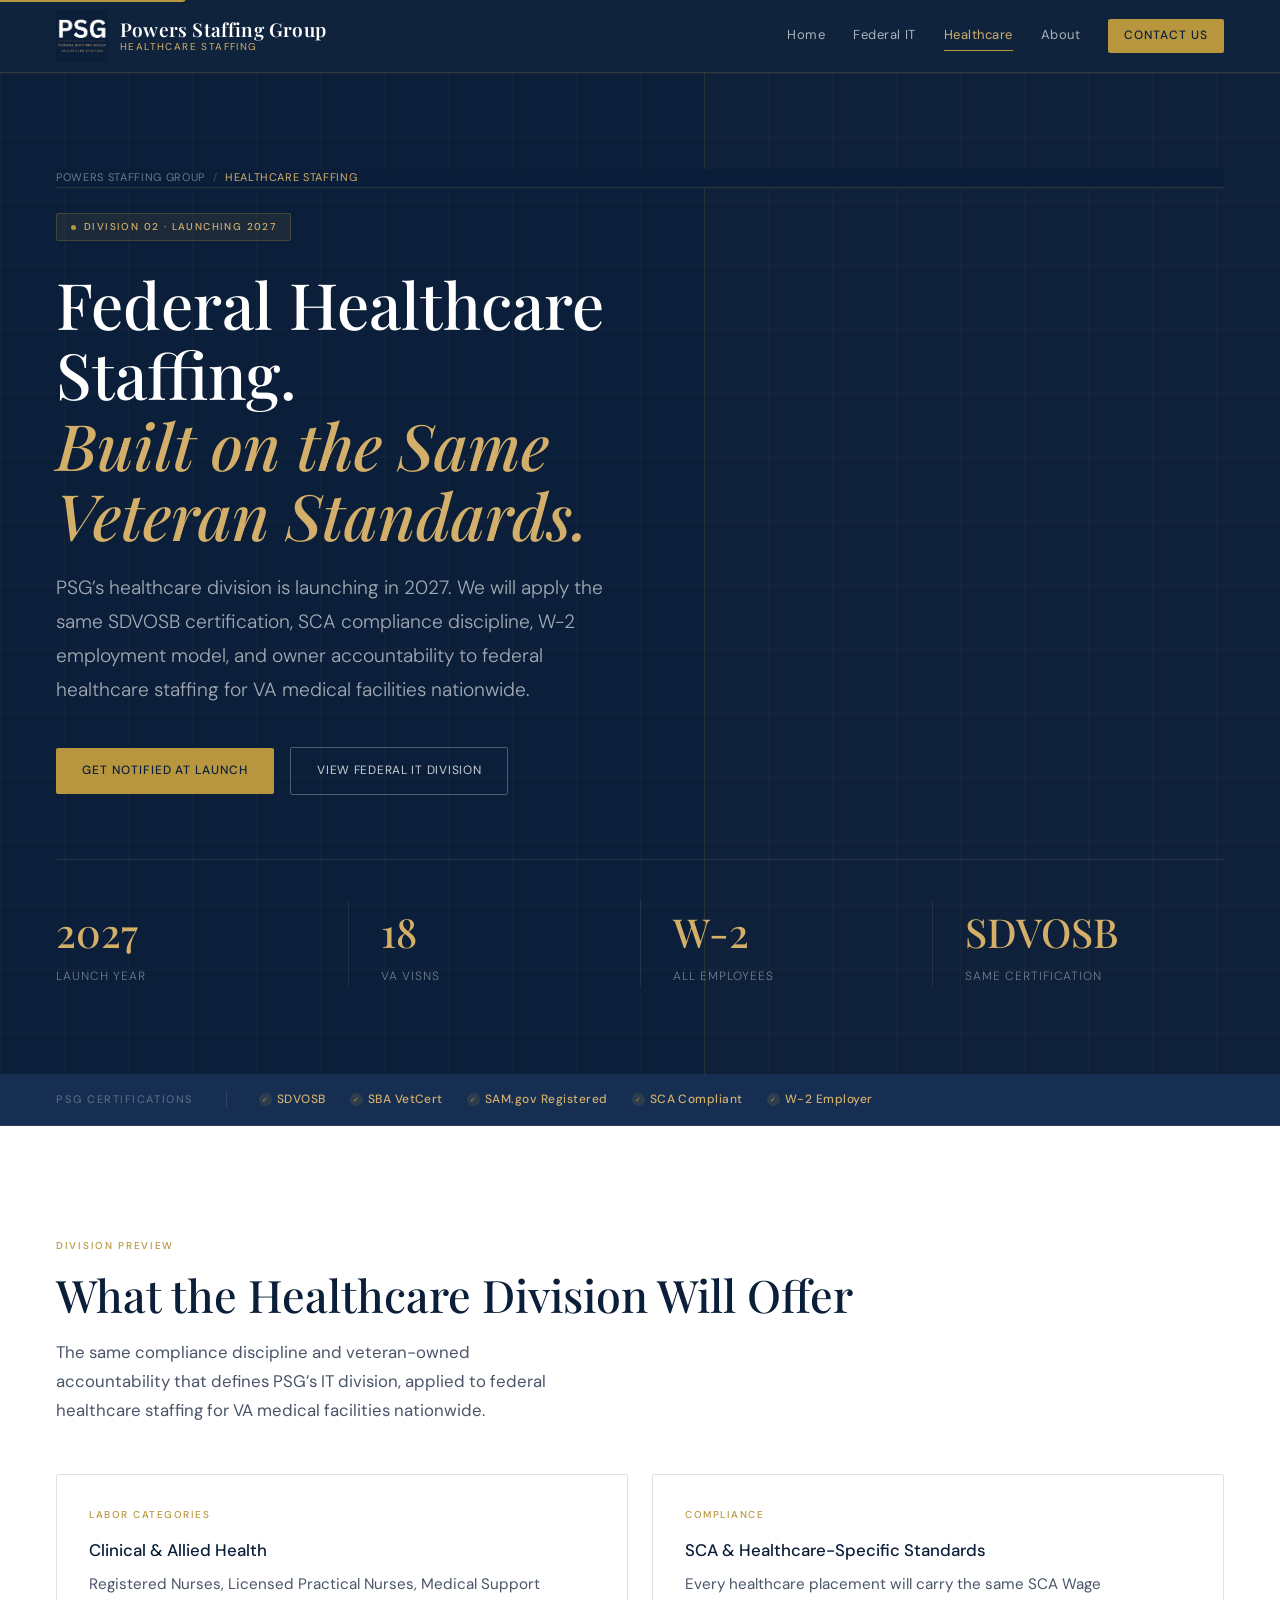
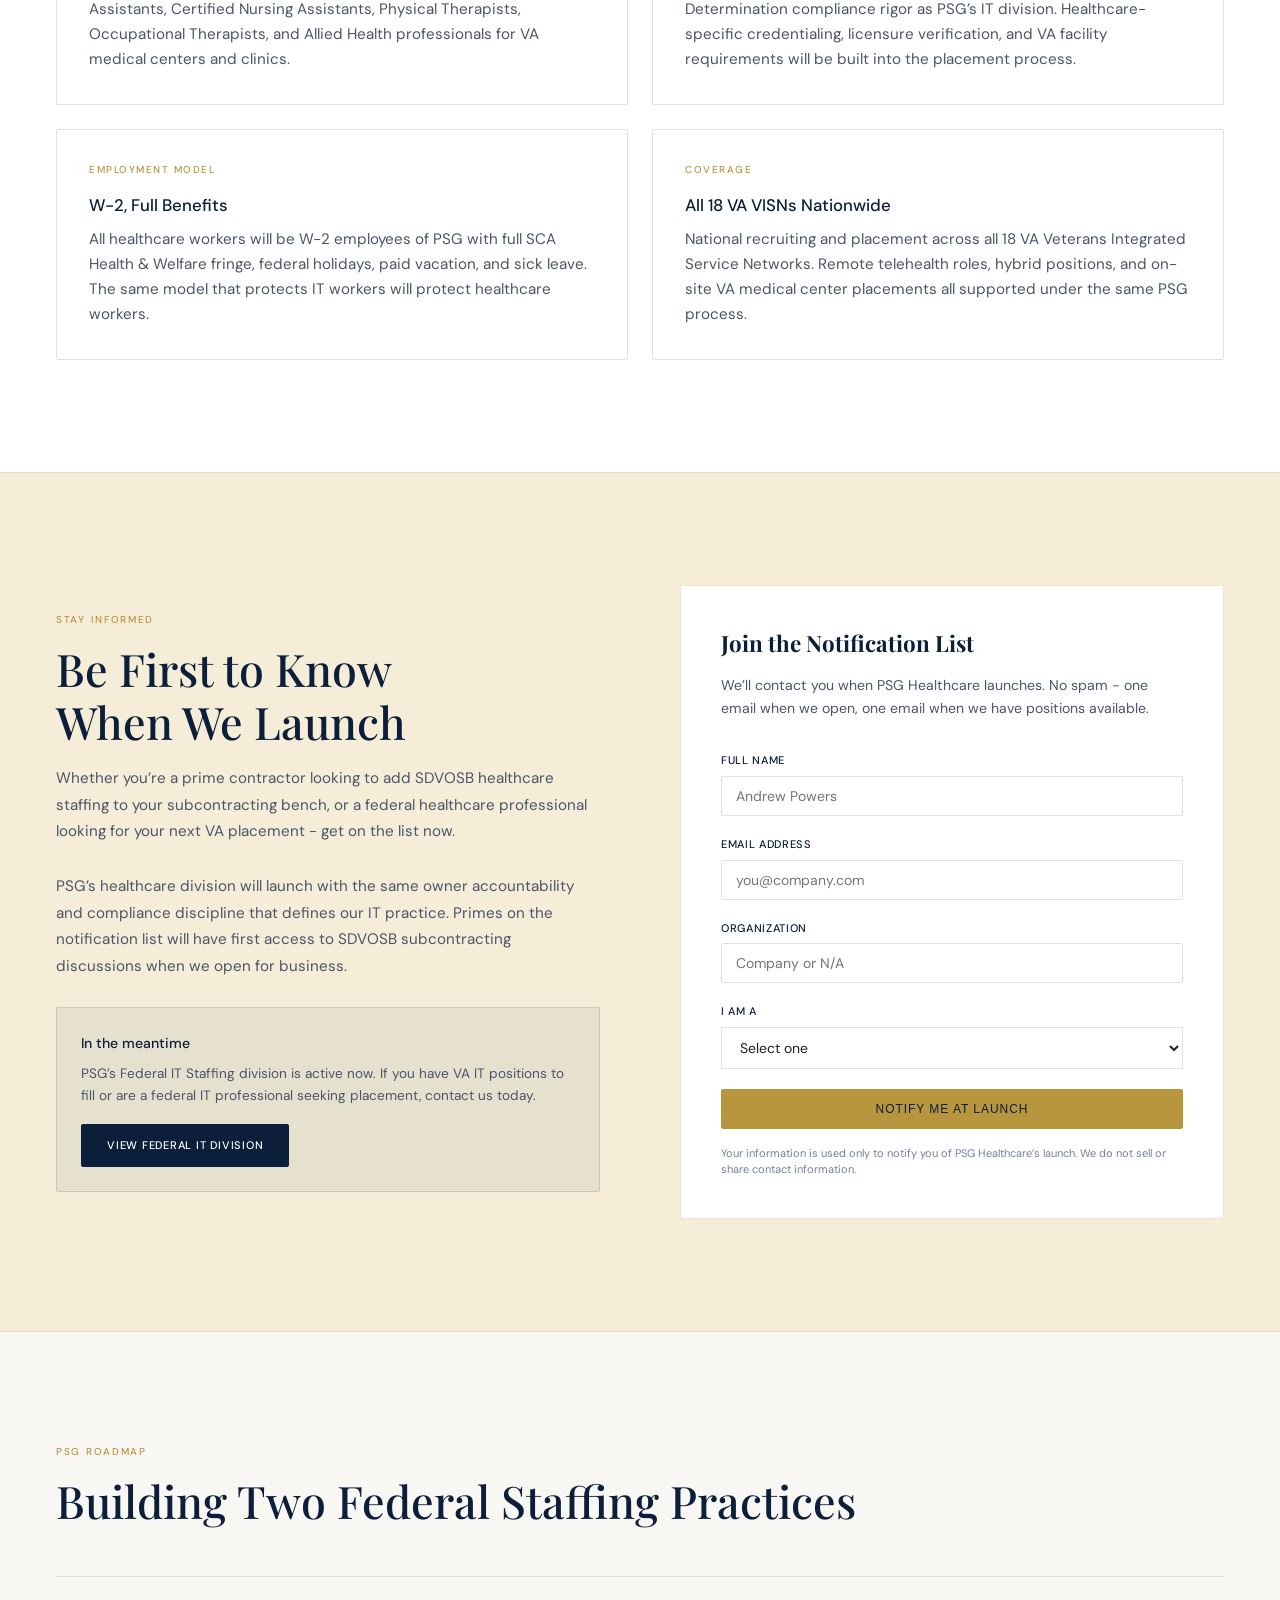
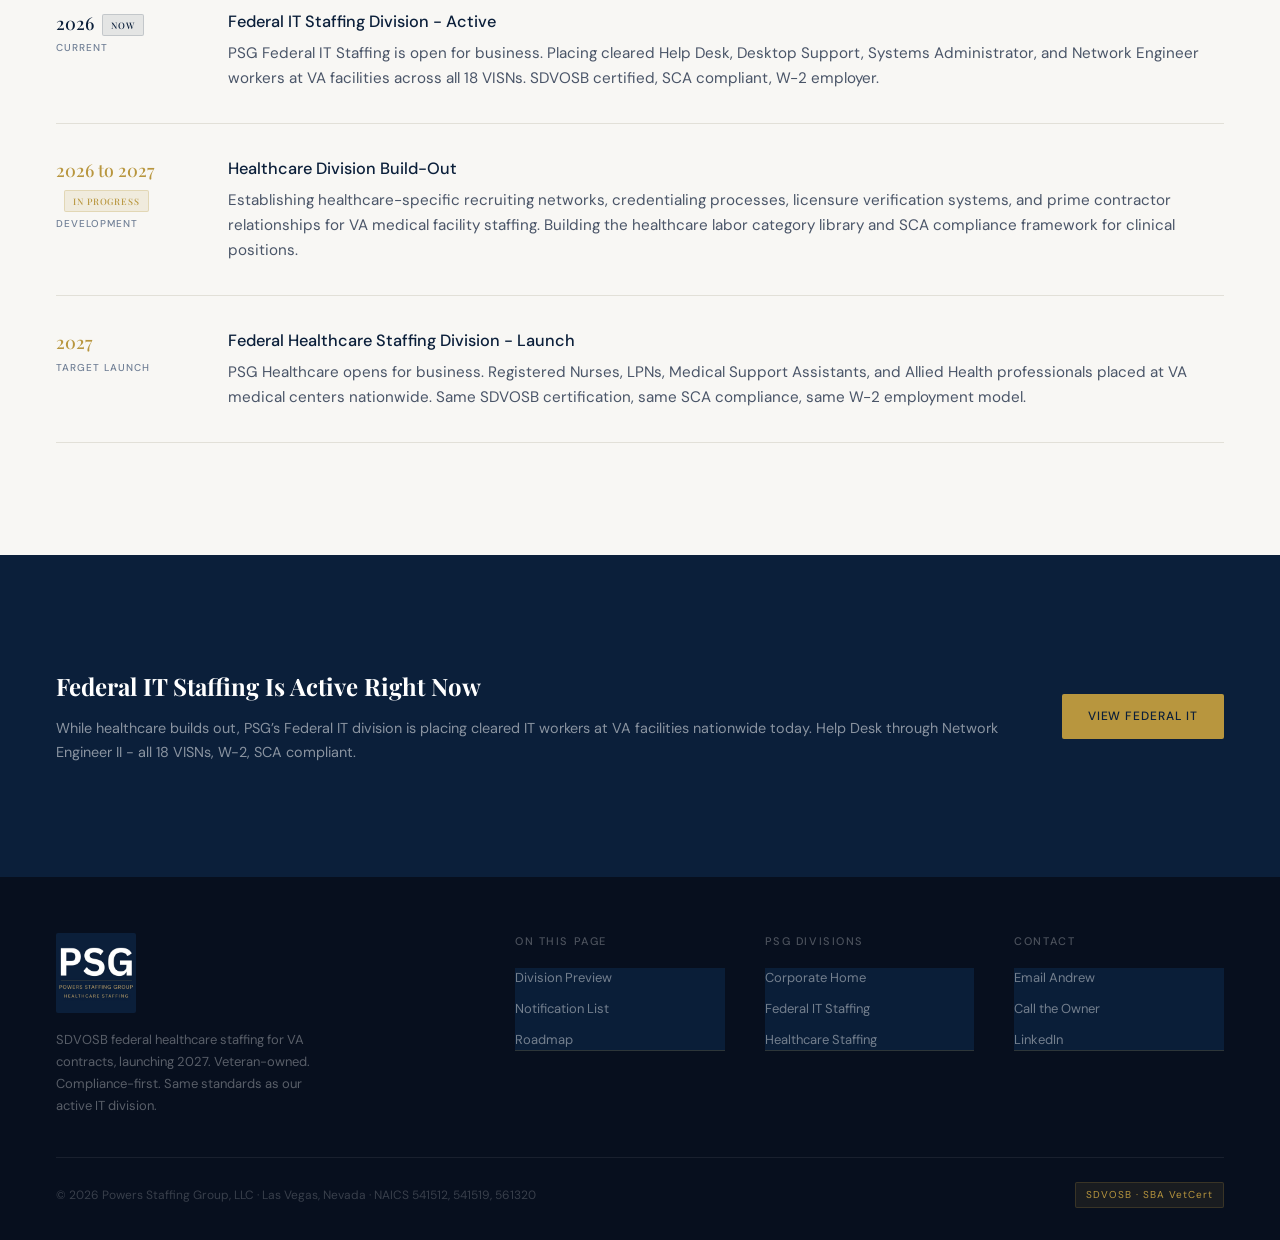
<file: psg-site/healthcare/index.html>
<!DOCTYPE html>
<html lang="en">
<head>
<meta charset="UTF-8">
<meta name="viewport" content="width=device-width, initial-scale=1.0">

<title>Federal Healthcare Staffing | Powers Staffing Group | Launching 2027</title>
<meta name="description" content="Powers Staffing Group is launching a Federal Healthcare Staffing division in 2027. SDVOSB, VA nationwide, SCA compliant. Join the notification list for prime contractors and healthcare professionals.">
<meta name="robots" content="index, follow">
<link rel="canonical" href="https://www.powersstaffinggroup.com/healthcare/">

<meta property="og:type"        content="website">
<meta property="og:url"         content="https://www.powersstaffinggroup.com/healthcare/">
<meta property="og:title"       content="Federal Healthcare Staffing | Powers Staffing Group | Launching 2027">
<meta property="og:description" content="PSG's Federal Healthcare Staffing division launches in 2027. SDVOSB, VA nationwide, SCA compliant. Get notified when we launch.">
<meta property="og:site_name"   content="Powers Staffing Group">
<meta name="twitter:card"       content="summary_large_image">

<script type="application/ld+json">
{
  "@context": "https://schema.org",
  "@type": "Service",
  "name": "Federal Healthcare Staffing",
  "provider": {"@id":"https://www.powersstaffinggroup.com/#organization"},
  "url": "https://www.powersstaffinggroup.com/healthcare/",
  "description": "Powers Staffing Group Federal Healthcare Staffing division  -  launching 2027. Will provide SDVOSB healthcare staffing for Department of Veterans Affairs contracts nationwide, including Registered Nurses, Licensed Practical Nurses, Medical Support Assistants, and Allied Health professionals. SCA compliant, W-2 employment, all 18 VA VISNs.",
  "serviceType": "Federal Healthcare Staff Augmentation",
  "areaServed": "United States  -  all 18 VA VISNs",
  "availableChannel": {
    "@type": "ServiceChannel",
    "serviceUrl": "https://www.powersstaffinggroup.com/healthcare/",
    "availableLanguage": "English"
  }
}
</script>

<link rel="icon" type="image/png" href="/favicon.png">
<link rel="apple-touch-icon" href="/favicon.png">
<link rel="preconnect" href="https://fonts.googleapis.com">
<link rel="preconnect" href="https://fonts.gstatic.com" crossorigin>
<link href="https://fonts.googleapis.com/css2?family=Playfair+Display:ital,wght@0,400;0,500;0,600;1,400;1,500&family=DM+Sans:wght@300;400;500&display=swap" rel="stylesheet">
<link rel="stylesheet" href="/style.css">

<style>
/* ── HEALTHCARE PAGE SPECIFIC ── */

.hc-hero { background: var(--navy); padding: 6rem 0 5.5rem; position: relative; overflow: hidden; }
.hc-hero-grid { position: absolute; inset: 0; background-image: linear-gradient(rgba(184,150,62,0.05) 1px,transparent 1px),linear-gradient(90deg,rgba(184,150,62,0.05) 1px,transparent 1px); background-size: 64px 64px; pointer-events: none; }
.hc-hero-accent { position: absolute; top: 0; right: 0; width: 45%; height: 100%; border-left: 1px solid rgba(184,150,62,0.1); background: rgba(184,150,62,0.02); pointer-events: none; }
.launch-badge { display: inline-flex; align-items: center; gap: 8px; background: rgba(184,150,62,0.1); border: 1px solid rgba(184,150,62,0.25); border-radius: 2px; padding: 5px 14px; margin-bottom: 1.75rem; }
.launch-badge-dot { width: 5px; height: 5px; border-radius: 50%; background: var(--gold); flex-shrink: 0; }
.launch-badge-txt { font-size: 10px; font-weight: 500; color: var(--gold-light); letter-spacing: 0.14em; text-transform: uppercase; }

/* Notify form */
.notify-section { background: var(--gold-pale); border-top: 1px solid rgba(184,150,62,0.2); border-bottom: 1px solid rgba(184,150,62,0.2); }
.notify-grid { display: grid; grid-template-columns: 1fr 1fr; gap: 5rem; align-items: center; }
.notify-form-wrap { background: var(--white); border: 1px solid rgba(184,150,62,0.25); border-radius: 2px; padding: 2.5rem; }
.notify-form-title { font-family: 'Playfair Display', serif; font-size: 1.4rem; color: var(--navy); margin-bottom: 0.75rem; }
.notify-form-sub { font-size: 0.88rem; color: var(--slate); line-height: 1.65; margin-bottom: 2rem; }
.form-group { margin-bottom: 1.25rem; }
.form-group label { display: block; font-size: 11px; font-weight: 500; color: var(--navy); letter-spacing: 0.06em; text-transform: uppercase; margin-bottom: 6px; }
.form-group input,
.form-group select { width: 100%; padding: 10px 14px; border: 1px solid var(--border); border-radius: 2px; font-size: 14px; font-family: 'DM Sans', sans-serif; color: var(--text); background: var(--white); transition: border-color 0.2s; }
.form-group input:focus,
.form-group select:focus { outline: none; border-color: var(--gold); }
.form-note { font-size: 11px; color: var(--slate-light); margin-top: 1rem; line-height: 1.5; }
.success-msg { display: none; background: rgba(11,31,58,0.06); border: 1px solid rgba(11,31,58,0.15); border-radius: 2px; padding: 1.25rem; font-size: 0.9rem; color: var(--navy); line-height: 1.6; }

/* What's coming */
.coming-grid { display: grid; grid-template-columns: repeat(2,1fr); gap: 1.5rem; margin-top: 3rem; }
.coming-card { background: var(--white); border: 1px solid var(--border); border-radius: 2px; padding: 2rem; }
.coming-card-tag { font-size: 10px; font-weight: 500; color: var(--gold); letter-spacing: 0.15em; text-transform: uppercase; display: block; margin-bottom: 0.875rem; }
.coming-card h3 { font-size: 1.05rem; font-weight: 500; color: var(--navy); margin-bottom: 0.5rem; }
.coming-card p  { font-size: 0.95rem; color: var(--slate); line-height: 1.65; }

/* Timeline */
.timeline { margin-top: 3rem; display: flex; flex-direction: column; gap: 0; }
.tl-item { display: grid; grid-template-columns: 140px 1fr; gap: 2rem; padding: 2rem 0; border-bottom: 1px solid var(--border); align-items: start; }
.tl-item:first-child { border-top: 1px solid var(--border); }
.tl-date { font-family: 'Playfair Display', serif; font-size: 1.1rem; font-weight: 500; color: var(--gold); }
.tl-label { font-size: 10px; font-weight: 500; color: var(--slate-light); letter-spacing: 0.1em; text-transform: uppercase; display: block; margin-top: 3px; }
.tl-h { font-size: 1.02rem; font-weight: 500; color: var(--navy); margin-bottom: 0.375rem; }
.tl-p { font-size: 0.95rem; color: var(--slate); line-height: 1.65; }
.tl-active .tl-date { color: var(--navy); }
.tl-active .tl-h { color: var(--navy); }
.tl-pill { display: inline-block; font-size: 9px; font-weight: 500; letter-spacing: 0.1em; text-transform: uppercase; padding: 3px 8px; border-radius: 2px; margin-left: 8px; vertical-align: middle; }
.tl-pill.now { background: rgba(11,31,58,0.08); color: var(--navy); border: 1px solid rgba(11,31,58,0.15); }
.tl-pill.soon { background: rgba(184,150,62,0.12); color: var(--gold); border: 1px solid rgba(184,150,62,0.25); }

/* IT division cross-link */
.it-crosslink { background: var(--navy); }
.it-crosslink-inner { display: grid; grid-template-columns: 1fr auto; gap: 3rem; align-items: center; }
.it-crosslink h3 { font-family: 'Playfair Display', serif; font-size: 1.5rem; color: #fff; margin-bottom: 0.625rem; }
.it-crosslink p  { font-size: 0.9rem; color: rgba(255,255,255,0.52); line-height: 1.7; }

@media (max-width: 768px) {
  .notify-grid, .coming-grid, .it-crosslink-inner { grid-template-columns: 1fr; gap: 2rem; }
  .tl-item { grid-template-columns: 1fr; gap: 0.5rem; }
}
</style>
</head>

<body>
<a href="#main-content" class="skip-nav">Skip to main content</a>

<!-- NAV -->
<nav role="navigation" aria-label="Main navigation">
  <div class="nav-w">
        <a href="/" class="nav-brand" aria-label="Powers Staffing Group home">
      <img src="../logo-healthcare.png" alt="Powers Staffing Group logo" class="nav-logo-img">
      <div class="nav-brand-text">
        <span class="nav-brand-main">Powers Staffing Group</span>
        <span class="nav-brand-sub">Healthcare Staffing</span>
      </div>
    </a>
    <div class="nav-links">
      <a href="/">Home</a>
      <a href="/federal-it/">Federal IT</a>
      <a href="/healthcare/" class="active" aria-current="page">Healthcare</a>
      <a href="/#about">About</a>
      <a href="/#contact" class="nav-cta">Contact Us</a>
    </div>
    <button class="nav-hamburger" id="hamburger" aria-label="Open menu" aria-expanded="false" aria-controls="nav-drawer">
      <span></span><span></span><span></span>
    </button>
  </div>
</nav>

<div class="nav-drawer" id="nav-drawer" role="dialog" aria-label="Mobile navigation">
  <a href="/">Home</a>
  <a href="/federal-it/">Federal IT</a>
  <a href="/healthcare/" class="active">Healthcare</a>
  <a href="/#about">About</a>
  <a href="/#contact" class="drawer-cta">Contact Us</a>
</div>

<main id="main-content">

<!-- HERO -->
<header class="hc-hero" aria-labelledby="hc-heading">
  <div class="hc-hero-grid" aria-hidden="true"></div>
  <div class="hc-hero-accent" aria-hidden="true"></div>
  <div class="w" style="position:relative;z-index:1">
    <nav class="breadcrumb" aria-label="Breadcrumb">
      <a href="/">Powers Staffing Group</a>
      <span class="breadcrumb-sep" aria-hidden="true">/</span>
      <span class="breadcrumb-cur" aria-current="page">Healthcare Staffing</span>
    </nav>
    <div class="launch-badge">
      <div class="launch-badge-dot" aria-hidden="true"></div>
      <span class="launch-badge-txt">Division 02 &middot; Launching 2027</span>
    </div>
    <h1 id="hc-heading" class="h1-hero" style="max-width:700px">
      Federal Healthcare Staffing.<br><em>Built on the Same<br>Veteran Standards.</em>
    </h1>
    <p style="font-size:1.2rem;font-weight:300;color:rgba(255,255,255,0.62);max-width:560px;line-height:1.78;margin-bottom:2.5rem">PSG&rsquo;s healthcare division is launching in 2027. We will apply the same SDVOSB certification, SCA compliance discipline, W-2 employment model, and owner accountability to federal healthcare staffing for VA medical facilities nationwide.</p>
    <div class="btn-row">
      <a href="#notify" class="btn-gold">Get Notified at Launch</a>
      <a href="/federal-it/" class="btn-ghost">View Federal IT Division</a>
    </div>
    <div class="stats-row" role="list" aria-label="What is coming">
      <div class="stat" role="listitem"><span class="stat-n">2027</span><span class="stat-l">Launch Year</span></div>
      <div class="stat" role="listitem"><span class="stat-n">18</span><span class="stat-l">VA VISNs</span></div>
      <div class="stat" role="listitem"><span class="stat-n">W-2</span><span class="stat-l">All Employees</span></div>
      <div class="stat" role="listitem"><span class="stat-n">SDVOSB</span><span class="stat-l">Same Certification</span></div>
    </div>
  </div>
</header>

<!-- CERT STRIP -->
<div class="cert-strip" role="complementary" aria-label="Company certifications">
  <div class="cert-inner">
    <span class="cert-lbl">PSG Certifications</span>
    <div class="cert-div" aria-hidden="true"></div>
    <div class="cert-items">
      <span class="cert-item"><span class="cert-chk" aria-hidden="true">&#10003;</span>SDVOSB</span>
      <span class="cert-item"><span class="cert-chk" aria-hidden="true">&#10003;</span>SBA VetCert</span>
      <span class="cert-item"><span class="cert-chk" aria-hidden="true">&#10003;</span>SAM.gov Registered</span>
      <span class="cert-item"><span class="cert-chk" aria-hidden="true">&#10003;</span>SCA Compliant</span>
      <span class="cert-item"><span class="cert-chk" aria-hidden="true">&#10003;</span>W-2 Employer</span>
    </div>
  </div>
</div>

<!-- WHAT'S COMING -->
<section id="what-is-coming" aria-labelledby="coming-heading" style="background:var(--white)">
  <div class="w">
    <span class="tag" aria-hidden="true">Division Preview</span>
    <h2 id="coming-heading" class="h2-dk">What the Healthcare Division Will Offer</h2>
    <p class="body-dk">The same compliance discipline and veteran-owned accountability that defines PSG&rsquo;s IT division, applied to federal healthcare staffing for VA medical facilities nationwide.</p>
    <div class="coming-grid">
      <div class="coming-card fade-up">
        <span class="coming-card-tag">Labor Categories</span>
        <h3>Clinical &amp; Allied Health</h3>
        <p>Registered Nurses, Licensed Practical Nurses, Medical Support Assistants, Certified Nursing Assistants, Physical Therapists, Occupational Therapists, and Allied Health professionals for VA medical centers and clinics.</p>
      </div>
      <div class="coming-card fade-up">
        <span class="coming-card-tag">Compliance</span>
        <h3>SCA &amp; Healthcare-Specific Standards</h3>
        <p>Every healthcare placement will carry the same SCA Wage Determination compliance rigor as PSG&rsquo;s IT division. Healthcare-specific credentialing, licensure verification, and VA facility requirements will be built into the placement process.</p>
      </div>
      <div class="coming-card fade-up">
        <span class="coming-card-tag">Employment Model</span>
        <h3>W-2, Full Benefits</h3>
        <p>All healthcare workers will be W-2 employees of PSG with full SCA Health &amp; Welfare fringe, federal holidays, paid vacation, and sick leave. The same model that protects IT workers will protect healthcare workers.</p>
      </div>
      <div class="coming-card fade-up">
        <span class="coming-card-tag">Coverage</span>
        <h3>All 18 VA VISNs Nationwide</h3>
        <p>National recruiting and placement across all 18 VA Veterans Integrated Service Networks. Remote telehealth roles, hybrid positions, and on-site VA medical center placements all supported under the same PSG process.</p>
      </div>
    </div>
  </div>
</section>

<!-- NOTIFY -->
<section id="notify" class="notify-section" aria-labelledby="notify-heading">
  <div class="w">
    <div class="notify-grid">
      <div>
        <span class="tag" aria-hidden="true">Stay Informed</span>
        <h2 id="notify-heading" class="h2-dk">Be First to Know<br>When We Launch</h2>
        <p style="font-size:0.95rem;color:var(--slate);line-height:1.75;margin-bottom:1.75rem">Whether you&rsquo;re a prime contractor looking to add SDVOSB healthcare staffing to your subcontracting bench, or a federal healthcare professional looking for your next VA placement  -  get on the list now.</p>
        <p style="font-size:0.95rem;color:var(--slate);line-height:1.75;margin-bottom:1.75rem">PSG&rsquo;s healthcare division will launch with the same owner accountability and compliance discipline that defines our IT practice. Primes on the notification list will have first access to SDVOSB subcontracting discussions when we open for business.</p>
        <div style="background:rgba(11,31,58,0.06);border:1px solid rgba(11,31,58,0.12);border-radius:2px;padding:1.5rem;margin-top:1.75rem">
          <p style="font-size:0.88rem;color:var(--navy);font-weight:500;margin-bottom:0.5rem">In the meantime</p>
          <p style="font-size:0.85rem;color:var(--slate);line-height:1.65;margin-bottom:1rem">PSG&rsquo;s Federal IT Staffing division is active now. If you have VA IT positions to fill or are a federal IT professional seeking placement, contact us today.</p>
          <a href="/federal-it/" class="btn-navy" style="font-size:11px">View Federal IT Division</a>
        </div>
      </div>
      <div>
        <div class="notify-form-wrap">
          <h3 class="notify-form-title">Join the Notification List</h3>
          <p class="notify-form-sub">We&rsquo;ll contact you when PSG Healthcare launches. No spam  -  one email when we open, one email when we have positions available.</p>
          <form id="notify-form" novalidate>
            <div class="form-group">
              <label for="notify-name">Full Name</label>
              <input type="text" id="notify-name" name="name" placeholder="Andrew Powers" autocomplete="name" required>
            </div>
            <div class="form-group">
              <label for="notify-email">Email Address</label>
              <input type="email" id="notify-email" name="email" placeholder="you@company.com" autocomplete="email" required>
            </div>
            <div class="form-group">
              <label for="notify-org">Organization</label>
              <input type="text" id="notify-org" name="organization" placeholder="Company or N/A" autocomplete="organization">
            </div>
            <div class="form-group">
              <label for="notify-type">I am a</label>
              <select id="notify-type" name="type" required>
                <option value="" disabled selected>Select one</option>
                <option value="prime">Prime Contractor</option>
                <option value="candidate">Healthcare Professional</option>
                <option value="other">Other</option>
              </select>
            </div>
            <button type="submit" class="btn-gold" style="width:100%;justify-content:center">Notify Me at Launch</button>
            <p class="form-note">Your information is used only to notify you of PSG Healthcare&rsquo;s launch. We do not sell or share contact information.</p>
          </form>
          <div class="success-msg" id="success-msg" role="alert">
            &#10003;&nbsp; You&rsquo;re on the list. We&rsquo;ll reach out directly when PSG Healthcare opens for business. In the meantime, feel free to reach out at <a href="mailto:andrew.powers@powersstaffinggroup.com" style="color:var(--navy)">andrew.powers@powersstaffinggroup.com</a>.
          </div>
        </div>
      </div>
    </div>
  </div>
</section>

<!-- TIMELINE -->
<section id="timeline" aria-labelledby="timeline-heading" style="background:var(--cream)">
  <div class="w">
    <span class="tag" aria-hidden="true">PSG Roadmap</span>
    <h2 id="timeline-heading" class="h2-dk">Building Two Federal Staffing Practices</h2>
    <div class="timeline" role="list">
      <div class="tl-item tl-active fade-up" role="listitem">
        <div><span class="tl-date">2026<span class="tl-pill now">Now</span></span><span class="tl-label">Current</span></div>
        <div><p class="tl-h">Federal IT Staffing Division  -  Active</p><p class="tl-p">PSG Federal IT Staffing is open for business. Placing cleared Help Desk, Desktop Support, Systems Administrator, and Network Engineer workers at VA facilities across all 18 VISNs. SDVOSB certified, SCA compliant, W-2 employer.</p></div>
      </div>
      <div class="tl-item fade-up" role="listitem">
        <div><span class="tl-date">2026 to 2027<span class="tl-pill soon">In Progress</span></span><span class="tl-label">Development</span></div>
        <div><p class="tl-h">Healthcare Division Build-Out</p><p class="tl-p">Establishing healthcare-specific recruiting networks, credentialing processes, licensure verification systems, and prime contractor relationships for VA medical facility staffing. Building the healthcare labor category library and SCA compliance framework for clinical positions.</p></div>
      </div>
      <div class="tl-item fade-up" role="listitem">
        <div><span class="tl-date">2027</span><span class="tl-label">Target Launch</span></div>
        <div><p class="tl-h">Federal Healthcare Staffing Division  -  Launch</p><p class="tl-p">PSG Healthcare opens for business. Registered Nurses, LPNs, Medical Support Assistants, and Allied Health professionals placed at VA medical centers nationwide. Same SDVOSB certification, same SCA compliance, same W-2 employment model.</p></div>
      </div>
    </div>
  </div>
</section>

<!-- IT CROSS-LINK -->
<section class="it-crosslink" aria-label="Federal IT Staffing  -  active now">
  <div class="w">
    <div class="it-crosslink-inner">
      <div>
        <h3>Federal IT Staffing Is Active Right Now</h3>
        <p>While healthcare builds out, PSG&rsquo;s Federal IT division is placing cleared IT workers at VA facilities nationwide today. Help Desk through Network Engineer II  -  all 18 VISNs, W-2, SCA compliant.</p>
      </div>
      <div class="btn-row" style="flex-shrink:0">
        <a href="/federal-it/" class="btn-gold">View Federal IT</a>
      </div>
    </div>
  </div>
</section>

</main>

<!-- FOOTER -->
<footer role="contentinfo">
  <div class="w">
    <div class="ft-top">
      <div>
        <img src="../logo-healthcare.png" alt="Powers Staffing Group Healthcare Staffing" class="footer-logo" width="80" height="80" style="margin-bottom:1rem;border-radius:2px">
        <p class="ft-desc">SDVOSB federal healthcare staffing for VA contracts, launching 2027. Veteran-owned. Compliance-first. Same standards as our active IT division.</p>
      </div>
      <div>
        <p class="ft-col-h">On This Page</p>
        <nav class="ft-links" aria-label="Page section links">
          <a href="#what-is-coming">Division Preview</a>
          <a href="#notify">Notification List</a>
          <a href="#timeline">Roadmap</a>
        </nav>
      </div>
      <div>
        <p class="ft-col-h">PSG Divisions</p>
        <nav class="ft-links" aria-label="Division links">
          <a href="/">Corporate Home</a>
          <a href="/federal-it/">Federal IT Staffing</a>
          <a href="/healthcare/" aria-current="page">Healthcare Staffing</a>
        </nav>
      </div>
      <div>
        <p class="ft-col-h">Contact</p>
        <nav class="ft-links" aria-label="Contact links">
          <a href="mailto:andrew.powers@powersstaffinggroup.com">Email Andrew</a>
          <a href="tel:+17026253433">Call the Owner</a>
          <a href="https://www.linkedin.com/company/powers-staffing-group" rel="noopener noreferrer" target="_blank">LinkedIn</a>
        </nav>
      </div>
    </div>
    <div class="ft-bottom">
      <p class="ft-copy">&copy; 2026 Powers Staffing Group, LLC &middot; Las Vegas, Nevada &middot; NAICS 541512, 541519, 561320</p>
      <span class="ft-badge">SDVOSB &middot; SBA VetCert</span>
    </div>
  </div>
</footer>

<script>
// Fade-in on scroll
(function(){
  if(!window.IntersectionObserver) return;
  var els = document.querySelectorAll('.fade-up');
  var io = new IntersectionObserver(function(entries){
    entries.forEach(function(e){ if(e.isIntersecting){ e.target.classList.add('visible'); io.unobserve(e.target); } });
  },{threshold:0.1});
  els.forEach(function(el){ io.observe(el); });
})();

// Notification form  -  mailto fallback (replace with Netlify Forms or Formspree in production)
document.getElementById('notify-form').addEventListener('submit', function(e){
  e.preventDefault();
  var name  = document.getElementById('notify-name').value.trim();
  var email = document.getElementById('notify-email').value.trim();
  var org   = document.getElementById('notify-org').value.trim();
  var type  = document.getElementById('notify-type').value;
  if(!name || !email || !type){ alert('Please fill in all required fields.'); return; }
  // Open mailto as fallback  -  swap for Netlify Forms or Formspree in production
  var subject = encodeURIComponent('Healthcare Launch Notification  -  ' + name);
  var body    = encodeURIComponent('Name: ' + name + '\nEmail: ' + email + '\nOrganization: ' + org + '\nType: ' + type);
  window.location.href = 'mailto:andrew.powers@powersstaffinggroup.com?subject=' + subject + '&body=' + body;
  document.getElementById('notify-form').style.display = 'none';
  document.getElementById('success-msg').style.display = 'block';
});
</script>

<script>
(function(){
  var btn = document.getElementById('hamburger');
  var drawer = document.getElementById('nav-drawer');
  if(!btn||!drawer) return;
  btn.addEventListener('click', function(){
    var open = drawer.classList.toggle('open');
    btn.classList.toggle('open', open);
    btn.setAttribute('aria-expanded', String(open));
    document.body.style.overflow = open ? 'hidden' : '';
  });
  document.addEventListener('keydown', function(e){
    if(e.key==='Escape' && drawer.classList.contains('open')){
      drawer.classList.remove('open');
      btn.classList.remove('open');
      btn.setAttribute('aria-expanded','false');
      document.body.style.overflow='';
    }
  });
  drawer.querySelectorAll('a').forEach(function(a){
    a.addEventListener('click',function(){
      drawer.classList.remove('open');
      btn.classList.remove('open');
      btn.setAttribute('aria-expanded','false');
      document.body.style.overflow='';
    });
  });
})();
</script>

</body>
</html>
</file>
<file: style.css>
/* ============================================
   POWERS STAFFING GROUP  -  Shared Stylesheet
   powersstaffinggroup.com
   ============================================ */

*, *::before, *::after { margin: 0; padding: 0; box-sizing: border-box; }

:root {
  --navy:        #0B1F3A;
  --navy-mid:    #152E52;
  --navy-light:  #1E3F6B;
  --gold:        #B8963E;
  --gold-light:  #D4AF6A;
  --gold-pale:   #F5EDD8;
  --cream:       #F8F7F4;
  --white:       #FFFFFF;
  --slate:       #4A5568;
  --slate-light: #718096;
  --border:      #E2E0D8;
  --text:        #1A202C;
  --max:         1280px;
  --pad:         3.5rem;
}

html { scroll-behavior: smooth; }
body {
  font-family: 'DM Sans', sans-serif;
  color: var(--text);
  background: var(--cream);
  font-size: 16px;
  line-height: 1.6;
  -webkit-font-smoothing: antialiased;
}

/* ── LAYOUT ── */
.w { width: 100%; max-width: var(--max); margin: 0 auto; padding: 0 var(--pad); }
section { padding: 7rem 0; }

/* ── SKIP NAV ── */
.skip-nav {
  position: absolute; top: -40px; left: 0;
  background: var(--gold); color: var(--navy);
  padding: 8px 16px; z-index: 999;
  font-weight: 500; text-decoration: none;
  border-radius: 0 0 4px 0;
}
.skip-nav:focus { top: 0; }

/* ── NAV ── */
nav {
  position: sticky; top: 0; z-index: 100;
  background: rgba(11,31,58,0.98);
  backdrop-filter: blur(10px);
  -webkit-backdrop-filter: blur(10px);
  border-bottom: 1px solid rgba(184,150,62,0.2);
}
.nav-w {
  width: 100%; max-width: var(--max); margin: 0 auto;
  padding: 0 var(--pad); height: 72px;
  display: flex; align-items: center; justify-content: space-between;
}
.nav-brand { text-decoration: none; display: flex; align-items: center; gap: 12px; }
.nav-logo-img { display: block; height: 52px; width: 52px; object-fit: cover; border-radius: 3px; flex-shrink: 0; }
.nav-brand-text { display: flex; flex-direction: column; line-height: 1.15; }
.nav-brand-main { font-family: 'Playfair Display', serif; font-size: 19px; font-weight: 600; color: #fff; letter-spacing: 0.01em; }
.nav-brand-sub { font-size: 10px; font-weight: 400; color: var(--gold-light); letter-spacing: 0.14em; text-transform: uppercase; }
.footer-logo { display: block; border-radius: 2px; }
.nav-links { display: flex; align-items: center; gap: 1.75rem; }
.nav-links a {
  color: rgba(255,255,255,0.65); text-decoration: none;
  font-size: 13px; letter-spacing: 0.04em;
  transition: color 0.2s; padding: 4px 0;
  border-bottom: 1px solid transparent;
}
.nav-links a:hover { color: var(--gold-light); }
.nav-links a.active { color: var(--gold-light); border-bottom-color: var(--gold); }
.nav-links a:focus { outline: 2px solid var(--gold); outline-offset: 4px; border-radius: 2px; }
.nav-cta {
  background: var(--gold) !important; color: var(--navy) !important;
  padding: 7px 16px !important; border-radius: 2px;
  font-weight: 500 !important; font-size: 12px !important;
  letter-spacing: 0.08em !important; text-transform: uppercase;
  transition: background 0.2s !important; border-bottom: none !important;
}
.nav-cta:hover { background: var(--gold-light) !important; }
.nav-cta.active { border-bottom: none !important; }

/* ── BUTTONS ── */
.btn-gold {
  display: inline-flex; align-items: center;
  background: var(--gold); color: var(--navy);
  padding: 13px 26px; text-decoration: none;
  font-weight: 500; font-size: 12px;
  letter-spacing: 0.08em; text-transform: uppercase;
  border-radius: 2px; transition: background 0.2s;
  cursor: pointer; border: none;
}
.btn-gold:hover { background: var(--gold-light); }
.btn-ghost {
  display: inline-flex; align-items: center;
  border: 1px solid rgba(255,255,255,0.28); color: rgba(255,255,255,0.78);
  padding: 13px 26px; text-decoration: none;
  font-size: 12px; letter-spacing: 0.06em; text-transform: uppercase;
  border-radius: 2px; transition: all 0.2s;
}
.btn-ghost:hover { border-color: var(--gold-light); color: #fff; }
.btn-navy {
  display: inline-flex; align-items: center;
  background: var(--navy); color: #fff;
  padding: 13px 26px; text-decoration: none;
  font-weight: 500; font-size: 12px;
  letter-spacing: 0.07em; text-transform: uppercase;
  border-radius: 2px; transition: background 0.2s;
}
.btn-navy:hover { background: var(--navy-mid); }
.btn-outline-navy {
  display: inline-flex; align-items: center;
  border: 1px solid var(--navy); color: var(--navy);
  padding: 13px 26px; text-decoration: none;
  font-size: 12px; letter-spacing: 0.06em; text-transform: uppercase;
  border-radius: 2px; transition: all 0.2s;
}
.btn-outline-navy:hover { background: var(--navy); color: #fff; }
.btn-outline-lt {
  display: inline-flex; align-items: center;
  border: 1px solid rgba(255,255,255,0.28); color: rgba(255,255,255,0.75);
  padding: 13px 26px; text-decoration: none;
  font-size: 12px; letter-spacing: 0.06em; text-transform: uppercase;
  border-radius: 2px; transition: all 0.2s;
}
.btn-outline-lt:hover { border-color: var(--gold-light); color: #fff; }
.btn-row { display: flex; align-items: center; gap: 1rem; flex-wrap: wrap; }

/* ── TYPE ATOMS ── */
.tag {
  font-size: 10px; font-weight: 500; color: var(--gold);
  letter-spacing: 0.17em; text-transform: uppercase;
  margin-bottom: 0.875rem; display: block;
}
.h1-hero {
  font-family: 'Playfair Display', serif;
  font-size: clamp(3rem, 5vw, 4.25rem);
  font-weight: 500; color: #fff;
  line-height: 1.1; margin-bottom: 1.25rem; max-width: 680px;
}
.h1-hero em { font-style: italic; color: var(--gold-light); }
.h2-dk {
  font-family: 'Playfair Display', serif;
  font-size: clamp(2.25rem, 3.5vw, 3rem);
  font-weight: 500; color: var(--navy);
  line-height: 1.2; margin-bottom: 1rem;
}
.h2-lt {
  font-family: 'Playfair Display', serif;
  font-size: clamp(2.25rem, 3.5vw, 3rem);
  font-weight: 500; color: #fff;
  line-height: 1.2; margin-bottom: 1rem;
}
.body-dk { font-size: 1.05rem; color: var(--slate); line-height: 1.75; max-width: 520px; }
.body-lt { font-size: 1.05rem; color: rgba(255,255,255,0.58); line-height: 1.75; max-width: 520px; }

/* ── CERT STRIP ── */
.cert-strip { background: var(--navy-mid); border-bottom: 1px solid rgba(184,150,62,0.16); }
.cert-inner {
  width: 100%; max-width: var(--max); margin: 0 auto;
  padding: 1rem var(--pad);
  display: flex; align-items: center; gap: 2rem; flex-wrap: wrap;
}
.cert-lbl { font-size: 11px; font-weight: 500; color: rgba(255,255,255,0.28); letter-spacing: 0.14em; text-transform: uppercase; white-space: nowrap; }
.cert-div { width: 1px; height: 18px; background: rgba(255,255,255,0.1); flex-shrink: 0; }
.cert-items { display: flex; gap: 1.5rem; flex-wrap: wrap; align-items: center; }
.cert-item { font-size: 12px; font-weight: 500; color: var(--gold-light); letter-spacing: 0.04em; display: flex; align-items: center; gap: 5px; }
.cert-chk { width: 13px; height: 13px; background: rgba(184,150,62,0.16); border-radius: 50%; display: flex; align-items: center; justify-content: center; font-size: 7px; color: var(--gold); flex-shrink: 0; line-height: 1; }

/* ── PAGE HERO (inner pages) ── */
.page-hero { background: var(--navy); padding: 5rem 0 4.5rem; position: relative; overflow: hidden; }
.page-hero-grid { position: absolute; inset: 0; background-image: linear-gradient(rgba(184,150,62,0.06) 1px,transparent 1px),linear-gradient(90deg,rgba(184,150,62,0.06) 1px,transparent 1px); background-size: 64px 64px; pointer-events: none; }
.breadcrumb { display: flex; align-items: center; gap: 8px; margin-bottom: 1.5rem; }
.breadcrumb a { font-size: 11px; color: rgba(255,255,255,0.4); text-decoration: none; letter-spacing: 0.06em; text-transform: uppercase; transition: color 0.2s; }
.breadcrumb a:hover { color: var(--gold-light); }
.breadcrumb-sep { font-size: 11px; color: rgba(255,255,255,0.2); }
.breadcrumb-cur { font-size: 11px; color: var(--gold-light); letter-spacing: 0.06em; text-transform: uppercase; }

/* ── STATS ROW ── */
.stats-row { display: grid; grid-template-columns: repeat(4,1fr); margin-top: 4rem; padding-top: 2.5rem; border-top: 1px solid rgba(255,255,255,0.1); }
.stat { padding: 0 2rem 0 0; }
.stat + .stat { border-left: 1px solid rgba(255,255,255,0.08); padding-left: 2rem; }
.stat-n { font-family: 'Playfair Display', serif; font-size: 2.5rem; font-weight: 500; color: var(--gold-light); display: block; }
.stat-l { font-size: 12px; font-weight: 300; color: rgba(255,255,255,0.42); letter-spacing: 0.08em; text-transform: uppercase; display: block; margin-top: 3px; }

/* ── CARDS ── */
.card-white { background: var(--white); border: 1px solid var(--border); padding: 1.75rem; border-radius: 2px; transition: border-color 0.2s; }
.card-white:hover { border-color: var(--gold); }
.card-navy { background: var(--navy); border-radius: 2px; padding: 2.25rem; }
.card-navy-border { background: rgba(255,255,255,0.04); border: 1px solid rgba(184,150,62,0.2); border-radius: 2px; padding: 2.25rem; }

/* ── LABOR CATEGORY TAGS ── */
.cats { display: flex; flex-wrap: wrap; gap: 7px; margin-bottom: 2rem; list-style: none; }
.cat-lt { font-size: 11px; font-weight: 500; letter-spacing: 0.04em; padding: 4px 11px; border-radius: 2px; background: rgba(184,150,62,0.14); color: var(--gold-light); border: 1px solid rgba(184,150,62,0.22); }
.cat-dk { font-size: 11px; font-weight: 500; letter-spacing: 0.04em; padding: 4px 11px; border-radius: 2px; background: rgba(11,31,58,0.06); color: var(--navy); border: 1px solid rgba(11,31,58,0.13); }

/* ── FAQ ── */
.faq-grid { display: grid; grid-template-columns: 1fr 1fr; gap: 1.5rem; margin-top: 3rem; }
.fq { border: 1px solid var(--border); border-radius: 2px; padding: 1.75rem; background: var(--white); }
.fq-q { font-size: 1rem; font-weight: 500; color: var(--navy); margin-bottom: 0.625rem; }
.fq-a { font-size: 0.92rem; color: var(--slate); line-height: 1.7; }

/* ── FOOTER ── */
footer { background: #070F1E; padding: 3.5rem 0 2rem; }
.ft-top { display: grid; grid-template-columns: 2fr 1fr 1fr 1fr; gap: 2.5rem; padding-bottom: 2.5rem; border-bottom: 1px solid rgba(255,255,255,0.07); }
.ft-name { font-family: 'Playfair Display', serif; font-size: 1.1rem; font-weight: 500; color: #fff; margin-bottom: 3px; }
.ft-sub { font-size: 10px; color: var(--gold); letter-spacing: 0.13em; text-transform: uppercase; margin-bottom: 1rem; display: block; }
.ft-desc { font-size: 13px; color: rgba(255,255,255,0.33); line-height: 1.7; max-width: 260px; }
.ft-col-h { font-size: 11px; font-weight: 500; color: rgba(255,255,255,0.28); letter-spacing: 0.14em; text-transform: uppercase; margin-bottom: 1.1rem; }
.ft-links { display: flex; flex-direction: column; gap: 0.625rem; }
.ft-links a { font-size: 13px; color: rgba(255,255,255,0.43); text-decoration: none; transition: color 0.2s; }
.ft-links a:hover { color: var(--gold-light); }
.ft-bottom { padding-top: 1.5rem; display: flex; justify-content: space-between; align-items: center; flex-wrap: wrap; gap: 1rem; }
.ft-copy { font-size: 12px; color: rgba(255,255,255,0.2); }
.ft-badge { font-size: 10px; color: var(--gold); letter-spacing: 0.1em; background: rgba(184,150,62,0.1); border: 1px solid rgba(184,150,62,0.2); padding: 4px 10px; border-radius: 2px; }

/* ── ANIMATIONS ── */


/* ── HAMBURGER BUTTON ── */
.nav-hamburger {
  display: none;
  flex-direction: column;
  justify-content: center;
  gap: 5px;
  width: 36px;
  height: 36px;
  background: none;
  border: 1px solid rgba(255,255,255,0.2);
  border-radius: 2px;
  cursor: pointer;
  padding: 8px;
  flex-shrink: 0;
}
.nav-hamburger span {
  display: block;
  width: 100%;
  height: 1.5px;
  background: rgba(255,255,255,0.8);
  border-radius: 1px;
  transition: transform 0.25s ease, opacity 0.25s ease;
  transform-origin: center;
}
.nav-hamburger.open span:nth-child(1) { transform: translateY(6.5px) rotate(45deg); }
.nav-hamburger.open span:nth-child(2) { opacity: 0; transform: scaleX(0); }
.nav-hamburger.open span:nth-child(3) { transform: translateY(-6.5px) rotate(-45deg); }

/* ── MOBILE DRAWER ── */
.nav-drawer {
  display: none;
  position: fixed;
  top: 62px;
  left: 0;
  right: 0;
  bottom: 0;
  background: rgba(11,31,58,0.98);
  backdrop-filter: blur(10px);
  -webkit-backdrop-filter: blur(10px);
  z-index: 99;
  flex-direction: column;
  padding: 2rem 1.5rem;
  border-top: 1px solid rgba(184,150,62,0.2);
  overflow-y: auto;
}
.nav-drawer.open { display: flex; }
.nav-drawer a {
  color: rgba(255,255,255,0.75);
  text-decoration: none;
  font-size: 1.1rem;
  font-weight: 400;
  letter-spacing: 0.02em;
  padding: 1rem 0;
  border-bottom: 1px solid rgba(255,255,255,0.07);
  transition: color 0.2s;
}
.nav-drawer a:first-child { border-top: 1px solid rgba(255,255,255,0.07); }
.nav-drawer a:hover { color: var(--gold-light); }
.nav-drawer a.active { color: var(--gold-light); }
.nav-drawer .drawer-cta {
  margin-top: 1.5rem;
  background: var(--gold);
  color: var(--navy) !important;
  text-align: center;
  padding: 14px !important;
  border-radius: 2px;
  font-weight: 500 !important;
  font-size: 13px !important;
  letter-spacing: 0.08em !important;
  text-transform: uppercase;
  border: none !important;
}
.nav-drawer .drawer-cta:hover { background: var(--gold-light); }
.nav-drawer-divider { height: 1px; background: rgba(255,255,255,0.07); margin: 0.5rem 0; }

/* ── RESPONSIVE ── */
@media (max-width: 768px) {
  :root { --pad: 1.25rem; }
  .nav-links { display: none; }
  .nav-hamburger { display: flex; }
  .nav-logo-img { height: 40px; width: 40px; }
  .nav-brand-text { display: none; }
  .stats-row { grid-template-columns: 1fr 1fr; gap: 1.5rem; }
  .stat + .stat { border-left: none; padding-left: 0; }
  .ft-top { grid-template-columns: 1fr 1fr; gap: 2rem; }
  .faq-grid { grid-template-columns: 1fr; }
  .h2-dk, .h2-lt { font-size: 1.75rem; }
}
@media (max-width: 480px) {
  .stats-row { grid-template-columns: 1fr 1fr; }
  .ft-top { grid-template-columns: 1fr; }
}

/* ── SHARED NAV + FOOTER HTML snippets are inlined per page ── */

/* ── HIGH-TECH VISUAL ENHANCEMENTS ── */

/* Animated grid background */
@keyframes grid-drift {
  0%   { background-position: 0 0; }
  100% { background-position: 64px 64px; }
}
.hero-grid-bg, .page-hero-grid, .about-hero-grid {
  animation: grid-drift 20s linear infinite;
}

/* Glowing gold accent line */
@keyframes pulse-line {
  0%, 100% { opacity: 0.4; }
  50%       { opacity: 1; }
}
.hero-accent-line {
  position: absolute;
  left: 0; right: 0;
  height: 1px;
  background: linear-gradient(90deg, transparent 0%, var(--gold) 30%, var(--gold-light) 50%, var(--gold) 70%, transparent 100%);
  animation: pulse-line 3s ease-in-out infinite;
  pointer-events: none;
}
.hero-accent-line-1 { top: 35%; }
.hero-accent-line-2 { top: 70%; opacity: 0.5; animation-delay: 1.5s; }

/* Typewriter cursor */
@keyframes blink {
  0%, 100% { opacity: 1; }
  50%       { opacity: 0; }
}
.typewriter-cursor {
  display: inline-block;
  width: 3px;
  height: 0.85em;
  background: var(--gold-light);
  margin-left: 4px;
  vertical-align: middle;
  animation: blink 0.8s step-end infinite;
}

/* Stat counter */
.stat-n { transition: color 0.3s; }

/* Card hover gold left border reveal */
.card-white {
  border-left: 3px solid transparent;
  transition: border-color 0.25s ease, border-left-color 0.25s ease;
}
.card-white:hover {
  border-left-color: var(--gold);
  border-color: var(--gold);
}

/* LC cards on IT page */
.lc-card {
  border-left: 3px solid transparent;
  transition: border-left-color 0.25s ease, border-color 0.25s ease;
}
.lc-card:hover {
  border-left-color: var(--gold);
  border-color: var(--gold);
}

/* Prime cards */
.pc {
  border-left: 3px solid transparent;
  transition: border-left-color 0.25s ease, border-color 0.25s ease;
}
.pc:hover {
  border-left-color: var(--gold);
  border-color: var(--gold);
}

/* Why cards on homepage */
.why-card {
  border-left: 3px solid transparent;
  transition: border-left-color 0.25s ease, border-color 0.25s ease;
}
.why-card:hover {
  border-left-color: var(--gold);
  border-color: var(--gold);
}

/* Topology node pulse for IT page hero */
@keyframes node-pulse {
  0%, 100% { opacity: 0.15; r: 3; }
  50%       { opacity: 0.45; r: 5; }
}
@keyframes node-pulse-2 {
  0%, 100% { opacity: 0.1; r: 2; }
  50%       { opacity: 0.35; r: 4; }
}
.topo-node { animation: node-pulse 4s ease-in-out infinite; }
.topo-node-2 { animation: node-pulse-2 4s ease-in-out infinite; }
.topo-node:nth-child(2n) { animation-delay: 1s; }
.topo-node:nth-child(3n) { animation-delay: 2s; }
.topo-node:nth-child(4n) { animation-delay: 3s; }

/* Scan line effect on hero */
@keyframes scan {
  0%   { top: -10%; opacity: 0; }
  10%  { opacity: 0.04; }
  90%  { opacity: 0.04; }
  100% { top: 110%; opacity: 0; }
}
.hero-scan {
  position: absolute;
  left: 0; right: 0;
  height: 2px;
  background: linear-gradient(90deg, transparent, var(--gold-light), transparent);
  animation: scan 8s linear infinite;
  pointer-events: none;
  z-index: 0;
}
</file>
